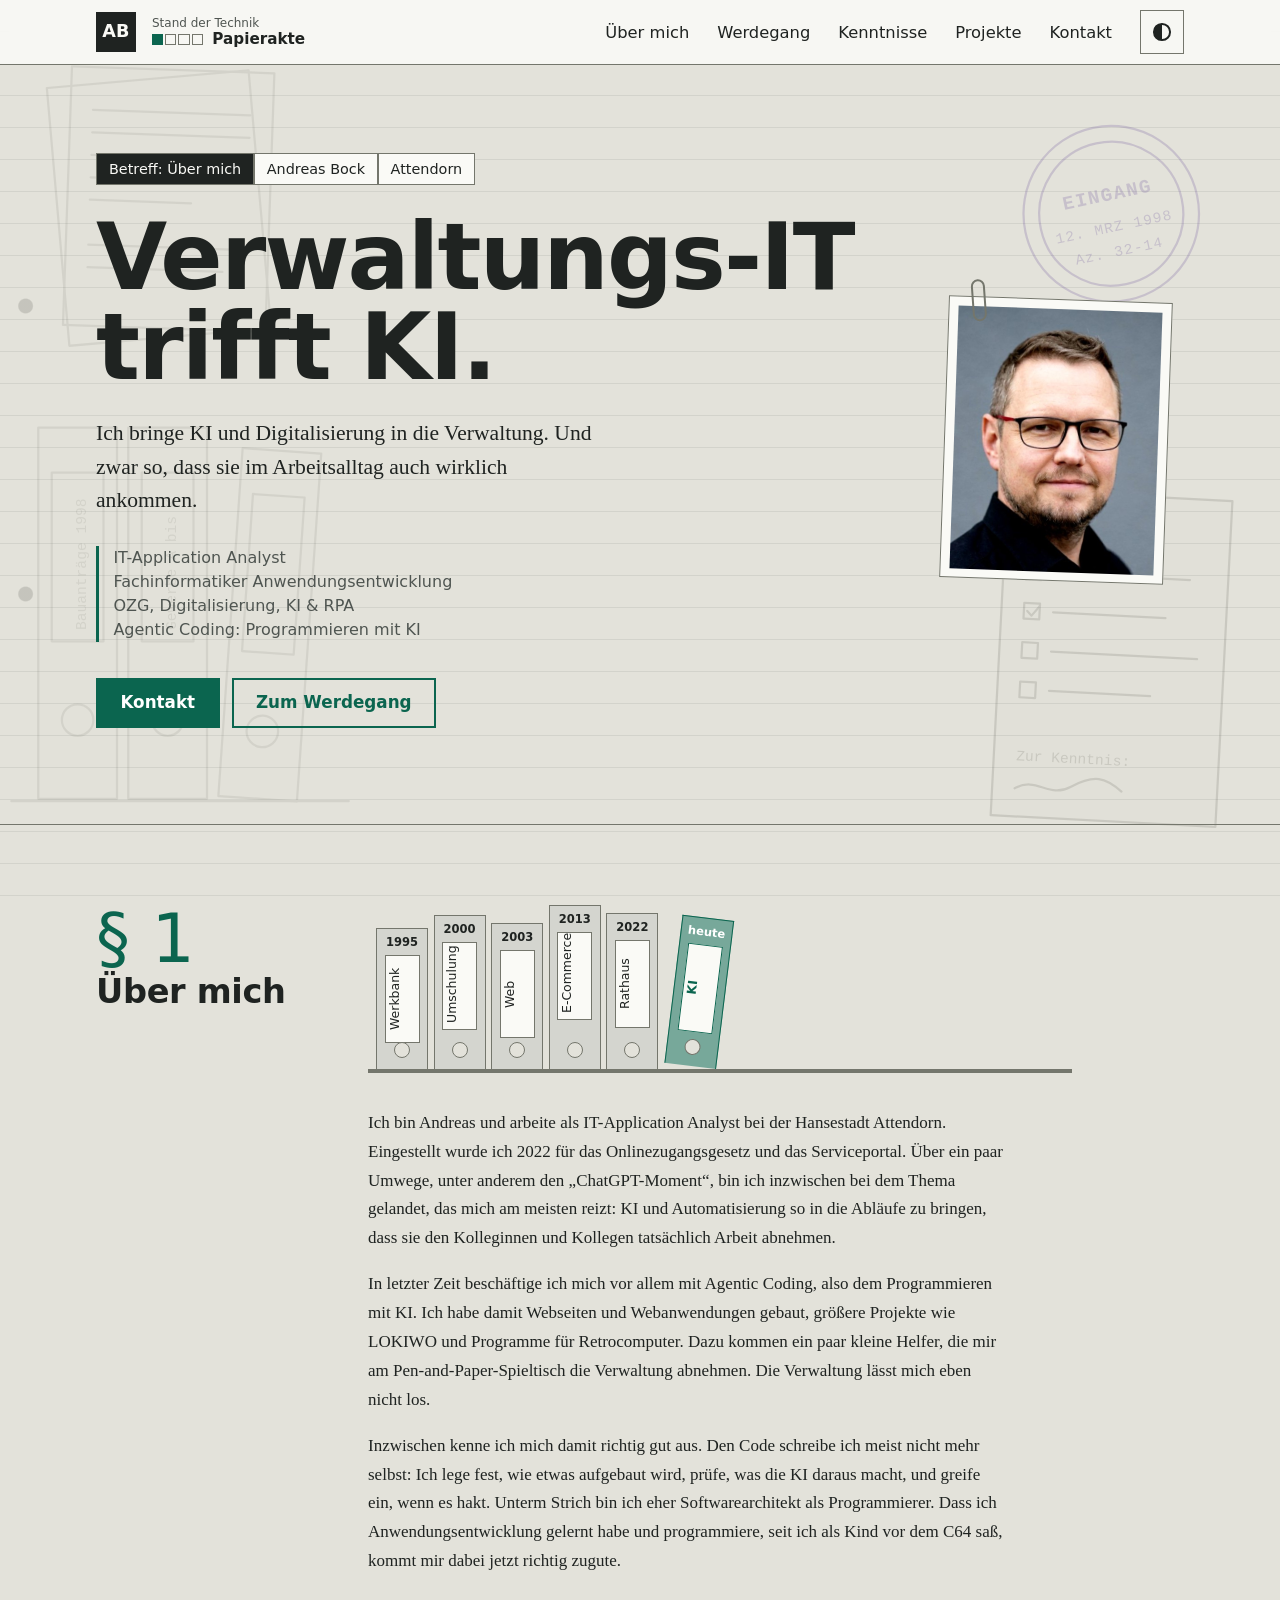
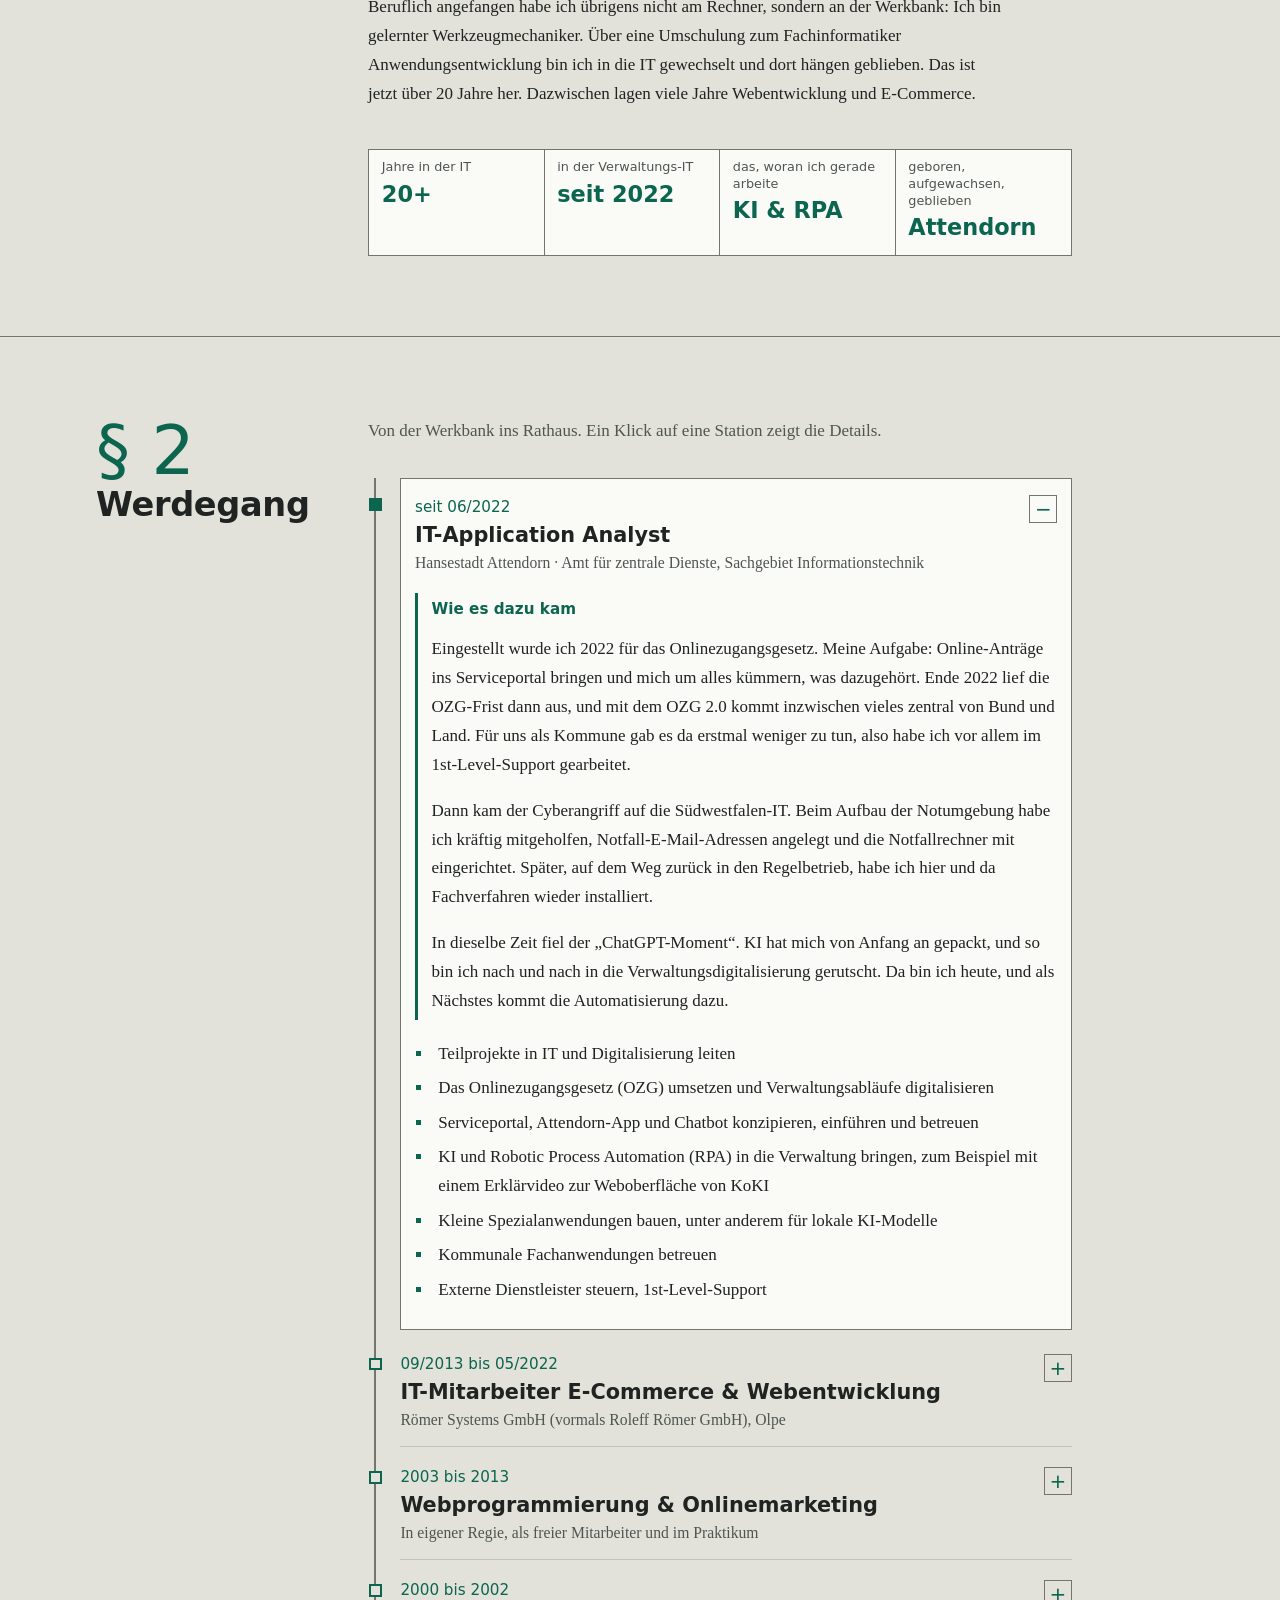
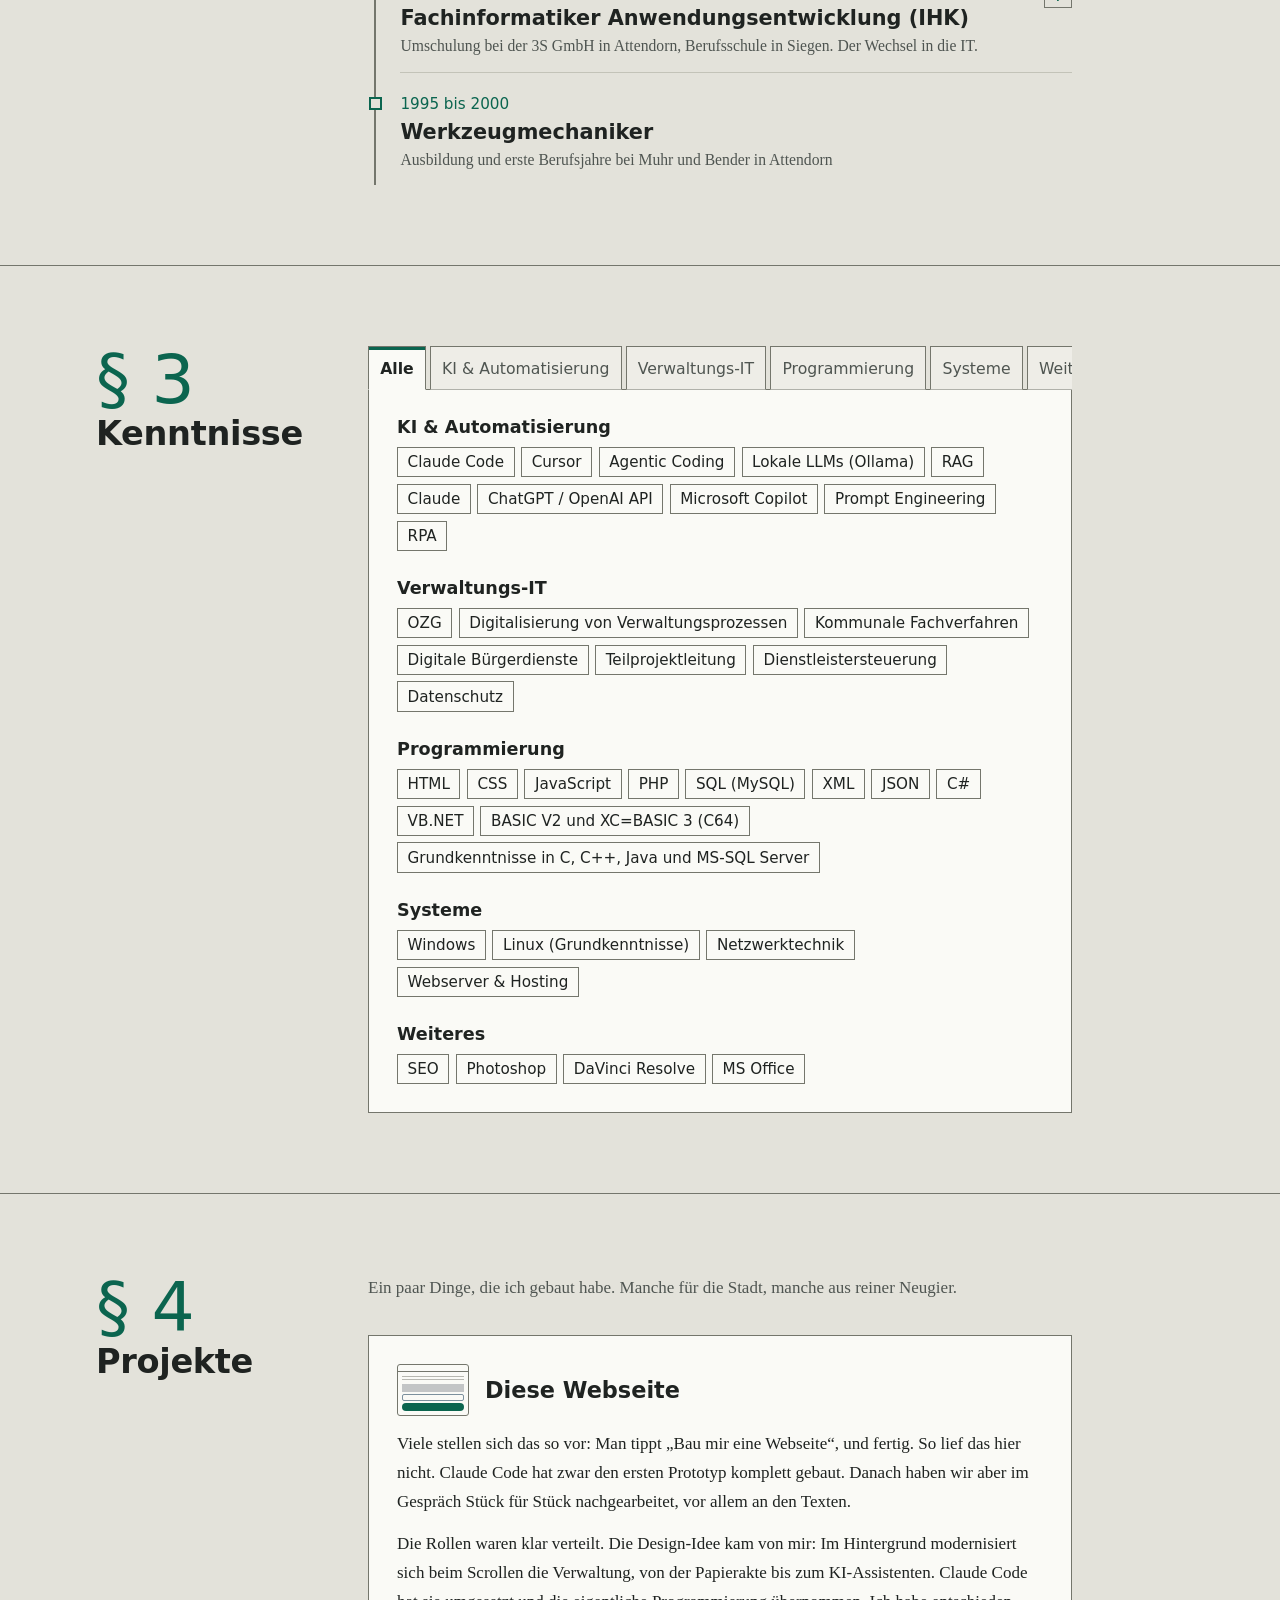
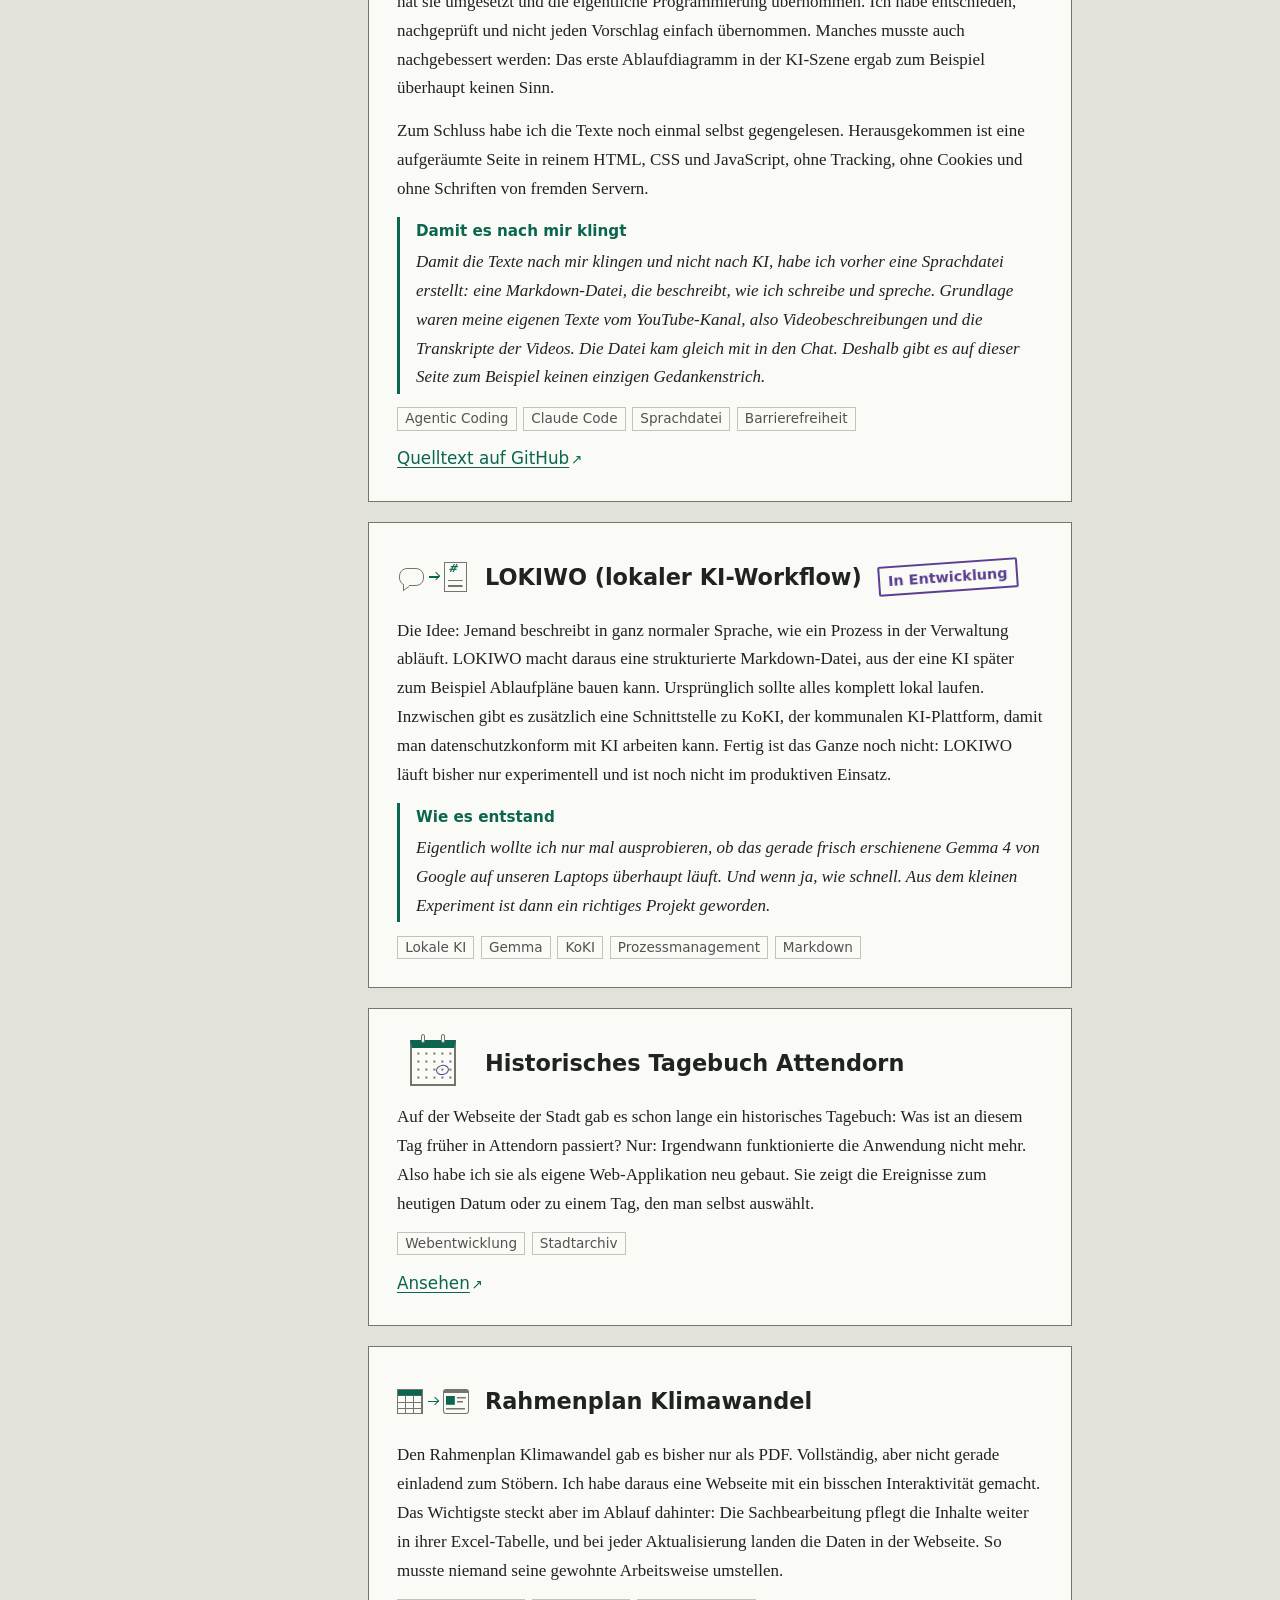
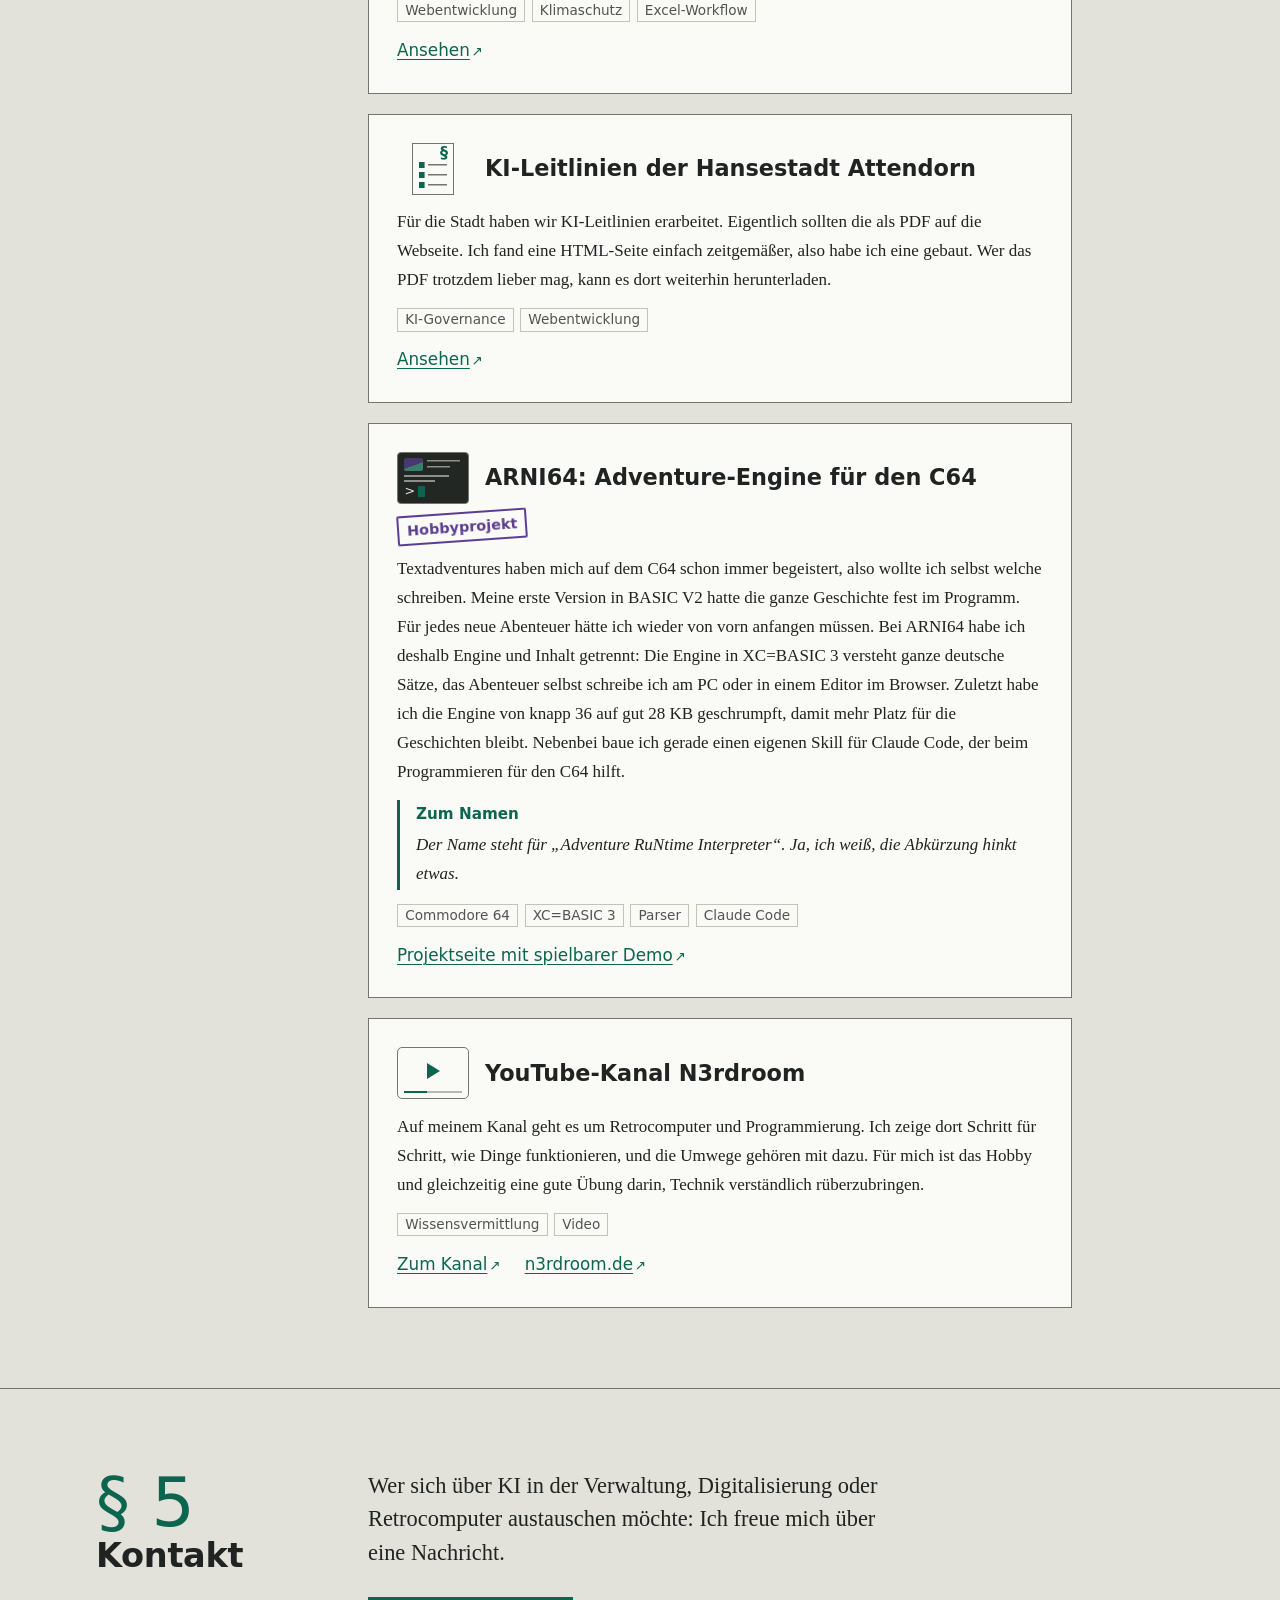
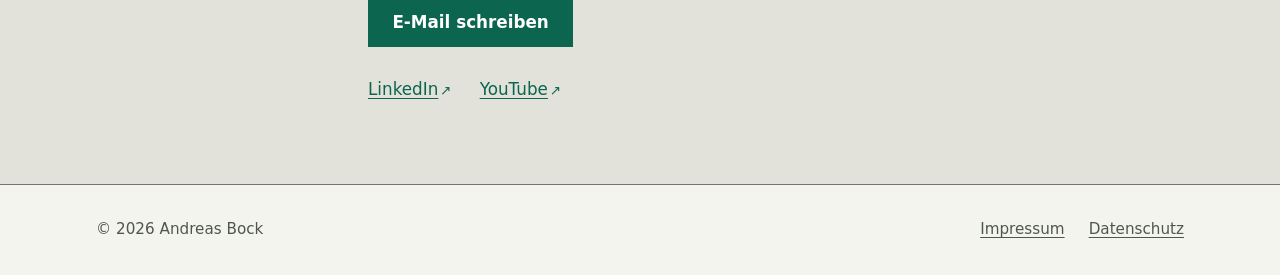
<file: index.html>
<!doctype html>
<html lang="de">
<head>
  <meta charset="utf-8">
  <meta name="viewport" content="width=device-width, initial-scale=1">
  <title>Andreas Bock | Verwaltungs-IT &amp; KI</title>
  <meta name="description" content="Andreas Bock, IT-Application Analyst aus Attendorn. Ich bringe Digitalisierung, KI und RPA in die Verwaltung und programmiere mit KI. Hier gibt es meinen Werdegang, meine Kenntnisse und meine Projekte.">
  <meta name="author" content="Andreas Bock">
  <meta name="color-scheme" content="light dark">
  <meta name="theme-color" content="#e3e2da" media="(prefers-color-scheme: light)">
  <meta name="theme-color" content="#1a1b19" media="(prefers-color-scheme: dark)">
  <link rel="canonical" href="https://andreas-bock.github.io/">

  <!-- Vorschau beim Teilen (LinkedIn, Messenger, Mastodon & Co.) -->
  <meta property="og:type" content="profile">
  <meta property="og:url" content="https://andreas-bock.github.io/">
  <meta property="og:site_name" content="Andreas Bock">
  <meta property="og:locale" content="de_DE">
  <meta property="og:title" content="Andreas Bock | Verwaltungs-IT trifft KI">
  <meta property="og:description" content="IT-Application Analyst aus Attendorn. Digitalisierung, KI und Agentic Coding: Werdegang, Kenntnisse und Projekte. Beim Scrollen modernisiert sich die Verwaltung, von der Papierakte bis zum KI-Assistenten.">
  <meta property="og:image" content="https://andreas-bock.github.io/assets/img/vorschau.jpg">
  <meta property="og:image:width" content="1200">
  <meta property="og:image:height" content="627">
  <meta property="og:image:alt" content="Startseite: Überschrift „Verwaltungs-IT trifft KI.“ und ein Porträt von Andreas Bock">
  <meta property="profile:first_name" content="Andreas">
  <meta property="profile:last_name" content="Bock">
  <meta name="twitter:card" content="summary_large_image">

  <!-- Für Suchmaschinen: wer hier schreibt und wo er sonst zu finden ist -->
  <script type="application/ld+json">
  {
    "@context": "https://schema.org",
    "@type": "Person",
    "name": "Andreas Bock",
    "url": "https://andreas-bock.github.io/",
    "image": "https://andreas-bock.github.io/assets/img/andreas-bock.jpg",
    "jobTitle": "IT-Application Analyst",
    "worksFor": { "@type": "GovernmentOrganization", "name": "Hansestadt Attendorn" },
    "address": { "@type": "PostalAddress", "addressLocality": "Attendorn", "addressCountry": "DE" },
    "knowsAbout": ["Verwaltungsdigitalisierung", "Künstliche Intelligenz", "Agentic Coding", "RPA", "Webentwicklung"],
    "sameAs": [
      "https://www.linkedin.com/in/andreas-bock-digitalisierung/",
      "https://www.youtube.com/c/N3rdroom",
      "https://n3rdroom.de",
      "https://github.com/andreas-bock"
    ]
  }
  </script>
  <link rel="icon" href="assets/favicon.svg" type="image/svg+xml">
  <link rel="stylesheet" href="assets/css/style.css">
  <script>
    // Früh auswerten, damit nichts im falschen Design aufblitzt: ?design=hell|dunkel
    // kommt vom Umschalter auf der Startseite und wird über interne Links weitergereicht.
    (function () {
      var root = document.documentElement;
      root.classList.add("js");
      var m = /[?&]design=(hell|dunkel)(?:&|$)/.exec(location.search);
      if (m) root.dataset.theme = m[1] === "dunkel" ? "dark" : "light";
    })();
  </script>
</head>
<body>
  <a class="skip-link" href="#main">Zum Inhalt springen</a>

  <!-- Hintergrund: Die Verwaltung modernisiert sich beim Scrollen.
       Papierakte → PDF → Webseite → KI. Rein dekorativ, Steuerung in main.js. -->
  <div class="eras" aria-hidden="true">
    <div class="era era--akte is-active" data-era="0">
      <svg class="era__side era__side--left" viewBox="0 0 320 800" preserveAspectRatio="xMinYMid meet">
        <g transform="rotate(-5 140 170)"><rect x="50" y="70" width="180" height="230"/></g>
        <g transform="rotate(2 150 175)">
          <rect x="60" y="62" width="180" height="230" class="fill"/>
          <path d="M80 100h140M80 120h140M80 140h110M80 160h140M80 180h90M80 220h140M80 240h120"/>
        </g>
        <g class="ordnerreihe">
          <rect x="34" y="380" width="70" height="330" class="fill"/>
          <rect x="46" y="420" width="46" height="150"/>
          <circle cx="69" cy="640" r="14"/>
          <text x="0" y="0" transform="translate(76 560) rotate(-90)">Bauanträge 1998</text>
          <rect x="114" y="380" width="70" height="330" class="fill"/>
          <rect x="126" y="420" width="46" height="150"/>
          <circle cx="149" cy="640" r="14"/>
          <text x="0" y="0" transform="translate(156 560) rotate(-90)">Gewerbe A bis K</text>
          <rect x="194" y="400" width="70" height="310" class="fill" transform="rotate(4 229 710)"/>
          <rect x="206" y="440" width="46" height="140" transform="rotate(4 229 710)"/>
          <circle cx="229" cy="650" r="14" transform="rotate(4 229 710)"/>
          <path d="M10 712h300"/>
        </g>
      </svg>
      <svg class="era__side era__side--right" viewBox="0 0 320 800" preserveAspectRatio="xMaxYMid meet">
        <g class="stempel" transform="rotate(-12 170 190)">
          <circle cx="170" cy="190" r="78"/>
          <circle cx="170" cy="190" r="64"/>
          <text x="170" y="178" text-anchor="middle" class="gross">EINGANG</text>
          <text x="170" y="206" text-anchor="middle">12. MRZ 1998</text>
          <text x="170" y="228" text-anchor="middle">Az. 32-14</text>
        </g>
        <path d="M118 360v-34a16 16 0 0 1 32 0v74a26 26 0 0 1-52 0v-62" class="klammer"/>
        <g transform="rotate(3 170 590)">
          <rect x="70" y="440" width="200" height="290" class="fill"/>
          <text x="90" y="478" class="gross">Laufzettel</text>
          <rect x="90" y="505" width="14" height="14"/><path d="M93 512l4 4 7-9"/><path d="M116 512h120"/>
          <rect x="90" y="540" width="14" height="14"/><path d="M93 547l4 4 7-9"/><path d="M116 547h100"/>
          <rect x="90" y="575" width="14" height="14"/><path d="M116 582h130"/>
          <rect x="90" y="610" width="14" height="14"/><path d="M116 617h90"/>
          <text x="90" y="680">Zur Kenntnis:</text>
          <path d="M90 705c20-12 30 8 50-4s30-10 45 2"/>
        </g>
      </svg>
    </div>

    <div class="era era--pdf" data-era="1">
      <svg class="era__side era__side--left" viewBox="0 0 320 800" preserveAspectRatio="xMinYMid meet">
        <g>
          <path d="M60 90h120l40 40v190H60z" class="fill"/><path d="M180 90v40h40"/>
          <rect x="84" y="150" width="56" height="28" class="voll"/><text x="112" y="170" text-anchor="middle" class="invers">PDF</text>
          <path d="M84 200h112M84 220h112M84 240h80M84 260h112M84 280h60"/>
          <text x="60" y="350">Antrag_final_v3.pdf</text>
        </g>
        <g transform="translate(20 0)">
          <path d="M60 430h120l40 40v190H60z" class="fill"/><path d="M180 430v40h40"/>
          <rect x="84" y="490" width="56" height="28" class="voll"/><text x="112" y="510" text-anchor="middle" class="invers">PDF</text>
          <path d="M84 540h112M84 560h112M84 580h80M84 600h112"/>
          <text x="60" y="690">Formular_NEU(2).pdf</text>
        </g>
      </svg>
      <svg class="era__side era__side--right" viewBox="0 0 320 800" preserveAspectRatio="xMaxYMid meet">
        <g>
          <rect x="70" y="130" width="200" height="56" rx="4" class="fill"/>
          <path d="M100 146v18m-8-8 8 8 8-8M90 172h20"/>
          <text x="128" y="164">Herunterladen</text>
          <path d="M226 168l0 30 8-7 6 12 6-3-6-12 10-1z" class="voll"/>
        </g>
        <g>
          <rect x="80" y="300" width="180" height="120" rx="6" class="fill"/>
          <rect x="105" y="270" width="130" height="40" class="fill"/>
          <rect x="105" y="400" width="130" height="80" class="fill"/>
          <path d="M120 425h100M120 445h100M120 465h70"/>
          <circle cx="235" cy="330" r="5" class="voll"/>
          <text x="80" y="520">Ausdrucken, ausfüllen,</text>
          <text x="80" y="542">unterschreiben, einscannen.</text>
        </g>
        <g>
          <rect x="90" y="600" width="160" height="110" rx="4" class="fill"/>
          <path d="M90 625h160"/>
          <text x="104" y="618">Posteingang (37)</text>
          <path d="M104 648h120M104 668h96M104 688h110"/>
        </g>
      </svg>
    </div>

    <div class="era era--web" data-era="2">
      <svg class="era__side era__side--left" viewBox="0 0 320 800" preserveAspectRatio="xMinYMid meet">
        <g>
          <rect x="30" y="110" width="270" height="340" rx="8" class="fill"/>
          <path d="M30 146h270"/>
          <circle cx="52" cy="128" r="6"/><circle cx="72" cy="128" r="6"/><circle cx="92" cy="128" r="6"/>
          <rect x="112" y="118" width="170" height="20" rx="10"/>
          <text x="124" y="133">serviceportal</text>
          <text x="54" y="186" class="gross">Antrag online stellen</text>
          <text x="54" y="220">Name</text><rect x="54" y="228" width="222" height="30" rx="3"/>
          <text x="54" y="282">E-Mail</text><rect x="54" y="290" width="222" height="30" rx="3"/>
          <rect x="54" y="338" width="16" height="16" rx="3"/><path d="M57 346l4 4 7-9"/>
          <text x="80" y="351">Daten sind korrekt</text>
          <rect x="54" y="378" width="110" height="36" rx="4" class="voll"/>
          <text x="109" y="401" text-anchor="middle" class="invers">Absenden</text>
        </g>
        <g>
          <rect x="60" y="520" width="210" height="120" rx="6" class="fill"/>
          <circle cx="94" cy="560" r="18"/><path d="M86 560l6 6 11-13"/>
          <text x="126" y="556" class="gross">Eingegangen</text>
          <text x="126" y="578">Vorgang 2024-0815</text>
          <path d="M84 608h160"/>
        </g>
      </svg>
      <svg class="era__side era__side--right" viewBox="0 0 320 800" preserveAspectRatio="xMaxYMid meet">
        <g>
          <rect x="110" y="200" width="150" height="300" rx="22" class="fill"/>
          <path d="M165 218h40"/>
          <rect x="128" y="240" width="114" height="60" rx="6"/>
          <rect x="128" y="312" width="114" height="60" rx="6"/>
          <rect x="128" y="384" width="114" height="60" rx="6"/>
          <path d="M140 262h70M140 280h50M140 334h80M140 352h40M140 406h60M140 424h70"/>
          <circle cx="185" cy="474" r="10"/>
        </g>
        <path d="M60 140h40v40h-40zM70 150h20v20h-20z"/>
        <path d="M60 560h200M60 580h160M60 600h180" class="duenn"/>
      </svg>
    </div>

    <div class="era era--ki" data-era="3">
      <!-- Links: Chat mit dem Assistenten. Rechts: woher die Antwort kommt,
           vorhandene Daten der Verwaltung fließen in die KI, die Antwort nennt die Quelle. -->
      <svg class="era__side era__side--left" viewBox="0 0 320 800" preserveAspectRatio="xMinYMid meet">
        <g>
          <rect x="30" y="140" width="270" height="420" rx="14" class="fill"/>
          <path d="M30 186h270"/>
          <text x="52" y="170" class="gross">Assistent</text>
          <rect x="54" y="206" width="230" height="64" rx="14" class="voll"/>
          <text x="70" y="232" class="invers">Was brauche ich für</text>
          <text x="70" y="252" class="invers">einen Anwohnerparkausweis?</text>
          <rect x="46" y="290" width="210" height="112" rx="14"/>
          <path d="M62 316h176M62 336h150M62 356h166"/>
          <rect x="62" y="370" width="132" height="20" rx="10"/>
          <text x="128" y="384" text-anchor="middle" class="klein">Quelle: Satzung § 3</text>
          <rect x="46" y="422" width="78" height="38" rx="14"/>
          <circle class="punkt" cx="68" cy="441" r="5"/>
          <circle class="punkt" cx="85" cy="441" r="5"/>
          <circle class="punkt" cx="102" cy="441" r="5"/>
          <rect x="46" y="500" width="238" height="40" rx="20"/>
          <text x="64" y="525">Frage stellen …</text>
        </g>
      </svg>
      <svg class="era__side era__side--right" viewBox="0 0 320 800" preserveAspectRatio="xMaxYMid meet">
        <g>
          <!-- Datenquellen -->
          <path d="M50 120v-8h44v56h-8"/>
          <path d="M42 120h32l12 12v44H42z" class="fill"/><path d="M74 120v12h12M50 144h28M50 154h28M50 164h18"/>
          <text x="64" y="200" text-anchor="middle">Satzungen</text>
          <ellipse cx="160" cy="120" rx="30" ry="9" class="fill"/>
          <path d="M130 120v46a30 9 0 0 0 60 0v-46M130 143a30 9 0 0 0 60 0"/>
          <text x="160" y="200" text-anchor="middle">Fachdaten</text>
          <rect x="224" y="112" width="54" height="62" rx="4" class="fill"/>
          <path d="M224 126h54"/>
          <text x="251" y="160" text-anchor="middle" class="gross">?</text>
          <text x="251" y="200" text-anchor="middle">FAQ</text>
          <!-- zusammenführen -->
          <path d="M64 212v40M160 212v40M251 212v40M64 252h187"/>
          <path d="M160 252v46m-7-8 7 8 7-8"/>
          <!-- KI -->
          <circle cx="160" cy="362" r="58" class="duenn"/>
          <circle cx="160" cy="362" r="44" class="fill"/>
          <text x="160" y="368" text-anchor="middle" class="gross">KI</text>
          <path d="M160 422v42m-7-8 7 8 7-8"/>
          <!-- Antwort mit Quellenangabe -->
          <path d="M74 472h172a14 14 0 0 1 14 14v82a14 14 0 0 1-14 14H104l-20 16 4-16h-14a14 14 0 0 1-14-14v-82a14 14 0 0 1 14-14z" class="fill"/>
          <text x="78" y="500" class="gross">Antwort</text>
          <path d="M78 520h162M78 538h124"/>
          <rect x="78" y="552" width="132" height="20" rx="10" class="voll"/>
          <text x="144" y="566" text-anchor="middle" class="klein invers">Quelle: Satzung § 3</text>
        </g>
      </svg>
    </div>
  </div>

  <header class="site-header">
    <nav class="nav container" aria-label="Hauptnavigation">
      <a class="nav__brand" href="#top" aria-label="Andreas Bock, zum Seitenanfang">AB</a>
      <p class="epoche" aria-hidden="true">
        <span class="epoche__label">Stand der Technik</span>
        <span class="epoche__name" data-epoche-name>Papierakte</span>
        <span class="epoche__balken"><i></i><i></i><i></i><i></i></span>
      </p>
      <button class="nav__toggle" type="button" aria-expanded="false" aria-controls="nav-menu">
        <span class="nav__toggle-bar" aria-hidden="true"></span>
        <span class="visually-hidden">Menü</span>
      </button>
      <ul class="nav__menu" id="nav-menu">
        <li><a href="#ueber-mich">Über mich</a></li>
        <li><a href="#werdegang">Werdegang</a></li>
        <li><a href="#kenntnisse">Kenntnisse</a></li>
        <li><a href="#projekte">Projekte</a></li>
        <li><a href="#kontakt">Kontakt</a></li>
        <!-- Umschalter hell/dunkel, braucht JavaScript und wird sonst ausgeblendet -->
        <li class="nav__theme">
          <button class="theme-toggle" type="button" aria-pressed="false">
            <span class="theme-toggle__icon" aria-hidden="true"></span>
            <span class="theme-toggle__text">Dunkles Design</span>
          </button>
        </li>
      </ul>
    </nav>
  </header>

  <main id="main">
    <section class="hero" id="top">
      <div class="container hero__inner">
        <div class="hero__text">
          <!-- Beschriftungsfeld wie auf einem Aktendeckel -->
          <p class="aktenschild">
            <span class="aktenschild__feld">Betreff: Über mich</span>
            <span class="aktenschild__feld">Andreas Bock</span>
            <span class="aktenschild__feld">Attendorn</span>
          </p>
          <h1 class="hero__title"><span class="nowrap">Verwaltungs-IT</span> trifft KI.</h1>
          <p class="hero__lead">
            Ich bringe KI und Digitalisierung in die Verwaltung. Und zwar so, dass sie im
            Arbeitsalltag auch wirklich ankommen.
          </p>
          <ul class="hero__roles">
            <li>IT-Application Analyst</li>
            <li>Fachinformatiker Anwendungsentwicklung</li>
            <li>OZG, Digitalisierung, KI&nbsp;&amp;&nbsp;RPA</li>
            <li>Agentic Coding: Programmieren mit KI</li>
          </ul>
          <div class="hero__actions">
            <a class="button button--primary" href="#kontakt">Kontakt</a>
            <a class="button button--ghost" href="#werdegang">Zum Werdegang</a>
          </div>
        </div>
        <!-- Passbild mit Büroklammer. Bild im Format 35:45. -->
        <figure class="passbild">
          <img src="assets/img/andreas-bock.jpg" alt="Porträt von Andreas Bock" width="467" height="600">
        </figure>
      </div>
    </section>

    <section class="section" id="ueber-mich" aria-labelledby="ueber-mich-titel">
      <div class="container section__grid">
        <header class="section__head">
          <p class="section__nr" aria-hidden="true">§ 1</p>
          <h2 class="section__title" id="ueber-mich-titel">Über mich</h2>
        </header>
        <div class="section__body about">
          <!-- Experiment: Werdegang als Ordnerregal, reines CSS -->
          <div class="registratur" aria-hidden="true">
            <span class="ordner"><b>1995</b><em>Werkbank</em></span>
            <span class="ordner"><b>2000</b><em>Umschulung</em></span>
            <span class="ordner"><b>2003</b><em>Web</em></span>
            <span class="ordner"><b>2013</b><em>E-Commerce</em></span>
            <span class="ordner"><b>2022</b><em>Rathaus</em></span>
            <span class="ordner ordner--aktuell"><b>heute</b><em>KI</em></span>
          </div>
          <p>
            Ich bin Andreas und arbeite als IT-Application Analyst bei der Hansestadt Attendorn.
            Eingestellt wurde ich 2022 für das Onlinezugangsgesetz und das Serviceportal. Über ein
            paar Umwege, unter anderem den „ChatGPT-Moment“, bin ich inzwischen bei dem Thema
            gelandet, das mich am meisten reizt: KI und Automatisierung so in die Abläufe zu
            bringen, dass sie den Kolleginnen und Kollegen tatsächlich Arbeit abnehmen.
          </p>
          <p>
            In letzter Zeit beschäftige ich mich vor allem mit Agentic Coding, also dem
            Programmieren mit KI. Ich habe damit Webseiten und Webanwendungen gebaut, größere
            Projekte wie LOKIWO und Programme für Retrocomputer. Dazu kommen ein paar kleine
            Helfer, die mir am Pen-and-Paper-Spieltisch die Verwaltung abnehmen. Die
            Verwaltung lässt mich eben nicht los.
          </p>
          <p>
            Inzwischen kenne ich mich damit richtig gut aus. Den Code schreibe ich meist nicht
            mehr selbst: Ich lege fest, wie etwas aufgebaut wird, prüfe, was die KI daraus macht,
            und greife ein, wenn es hakt. Unterm Strich bin ich eher Softwarearchitekt als
            Programmierer. Dass ich Anwendungsentwicklung gelernt habe und programmiere, seit ich
            als Kind vor dem C64 saß, kommt mir dabei jetzt richtig zugute.
          </p>
          <p>
            Beruflich angefangen habe ich übrigens nicht am Rechner, sondern an der Werkbank: Ich bin
            gelernter Werkzeugmechaniker. Über eine Umschulung zum Fachinformatiker
            Anwendungsentwicklung bin ich in die IT gewechselt und dort hängen geblieben. Das ist
            jetzt über 20&nbsp;Jahre her. Dazwischen lagen viele Jahre Webentwicklung und E-Commerce.
          </p>
          <ul class="facts" aria-label="Kurz zusammengefasst">
          <li class="fact"><span class="fact__value">20+</span><span class="fact__label">Jahre in der IT</span></li>
          <li class="fact"><span class="fact__value">seit 2022</span><span class="fact__label">in der Verwaltungs-IT</span></li>
          <li class="fact"><span class="fact__value">KI &amp; RPA</span><span class="fact__label">das, woran ich gerade arbeite</span></li>
          <li class="fact"><span class="fact__value">Attendorn</span><span class="fact__label">geboren, aufgewachsen, geblieben</span></li>
          </ul>
        </div>
      </div>
    </section>

    <section class="section" data-epoche="1" id="werdegang" aria-labelledby="werdegang-titel">
      <div class="container section__grid">
        <header class="section__head">
          <p class="section__nr" aria-hidden="true">§ 2</p>
          <h2 class="section__title" id="werdegang-titel">Werdegang</h2>
        </header>
        <div class="section__body">
          <p class="section__intro">Von der Werkbank ins Rathaus. Ein Klick auf eine Station zeigt die Details.</p>
          <ol class="timeline" id="timeline"></ol>
        </div>
      </div>
    </section>

    <section class="section" data-epoche="2" id="kenntnisse" aria-labelledby="kenntnisse-titel">
      <div class="container section__grid">
        <header class="section__head">
          <p class="section__nr" aria-hidden="true">§ 3</p>
          <h2 class="section__title" id="kenntnisse-titel">Kenntnisse</h2>
        </header>
        <div class="section__body">
          <div class="filter" role="group" aria-label="Kenntnisse filtern" id="skill-filter"></div>
          <div class="skills" id="skills" aria-live="polite"></div>
        </div>
      </div>
    </section>

    <section class="section" data-epoche="3" id="projekte" aria-labelledby="projekte-titel">
      <div class="container section__grid">
        <header class="section__head">
          <p class="section__nr" aria-hidden="true">§ 4</p>
          <h2 class="section__title" id="projekte-titel">Projekte</h2>
        </header>
        <div class="section__body">
          <p class="section__intro">
            Ein paar Dinge, die ich gebaut habe. Manche für die Stadt, manche aus reiner Neugier.
          </p>
          <div class="projects" id="projects"></div>
        </div>
      </div>
    </section>

    <section class="section" id="kontakt" aria-labelledby="kontakt-titel">
      <div class="container section__grid">
        <header class="section__head">
          <p class="section__nr" aria-hidden="true">§ 5</p>
          <h2 class="section__title" id="kontakt-titel">Kontakt</h2>
        </header>
        <div class="section__body contact">
          <p class="contact__lead">
            Wer sich über KI in der Verwaltung, Digitalisierung oder Retrocomputer austauschen
            möchte: Ich freue mich über eine Nachricht.
          </p>
          <p>
            <a class="button button--primary js-email" href="#kontakt">E-Mail schreiben</a>
          </p>
          <noscript><p>E-Mail: andreas.bock02 [at] gmail.com</p></noscript>
          <ul class="contact__links" id="profile-links"></ul>
        </div>
      </div>
    </section>
  </main>

  <footer class="site-footer">
    <div class="container site-footer__inner">
      <p>© <span class="js-year">2026</span> Andreas Bock</p>
      <ul class="site-footer__links">
        <li><a href="impressum.html">Impressum</a></li>
        <li><a href="datenschutz.html">Datenschutz</a></li>
      </ul>
    </div>
  </footer>

  <script src="content/profil.js"></script>
  <script src="assets/js/main.js"></script>
</body>
</html>
</file>
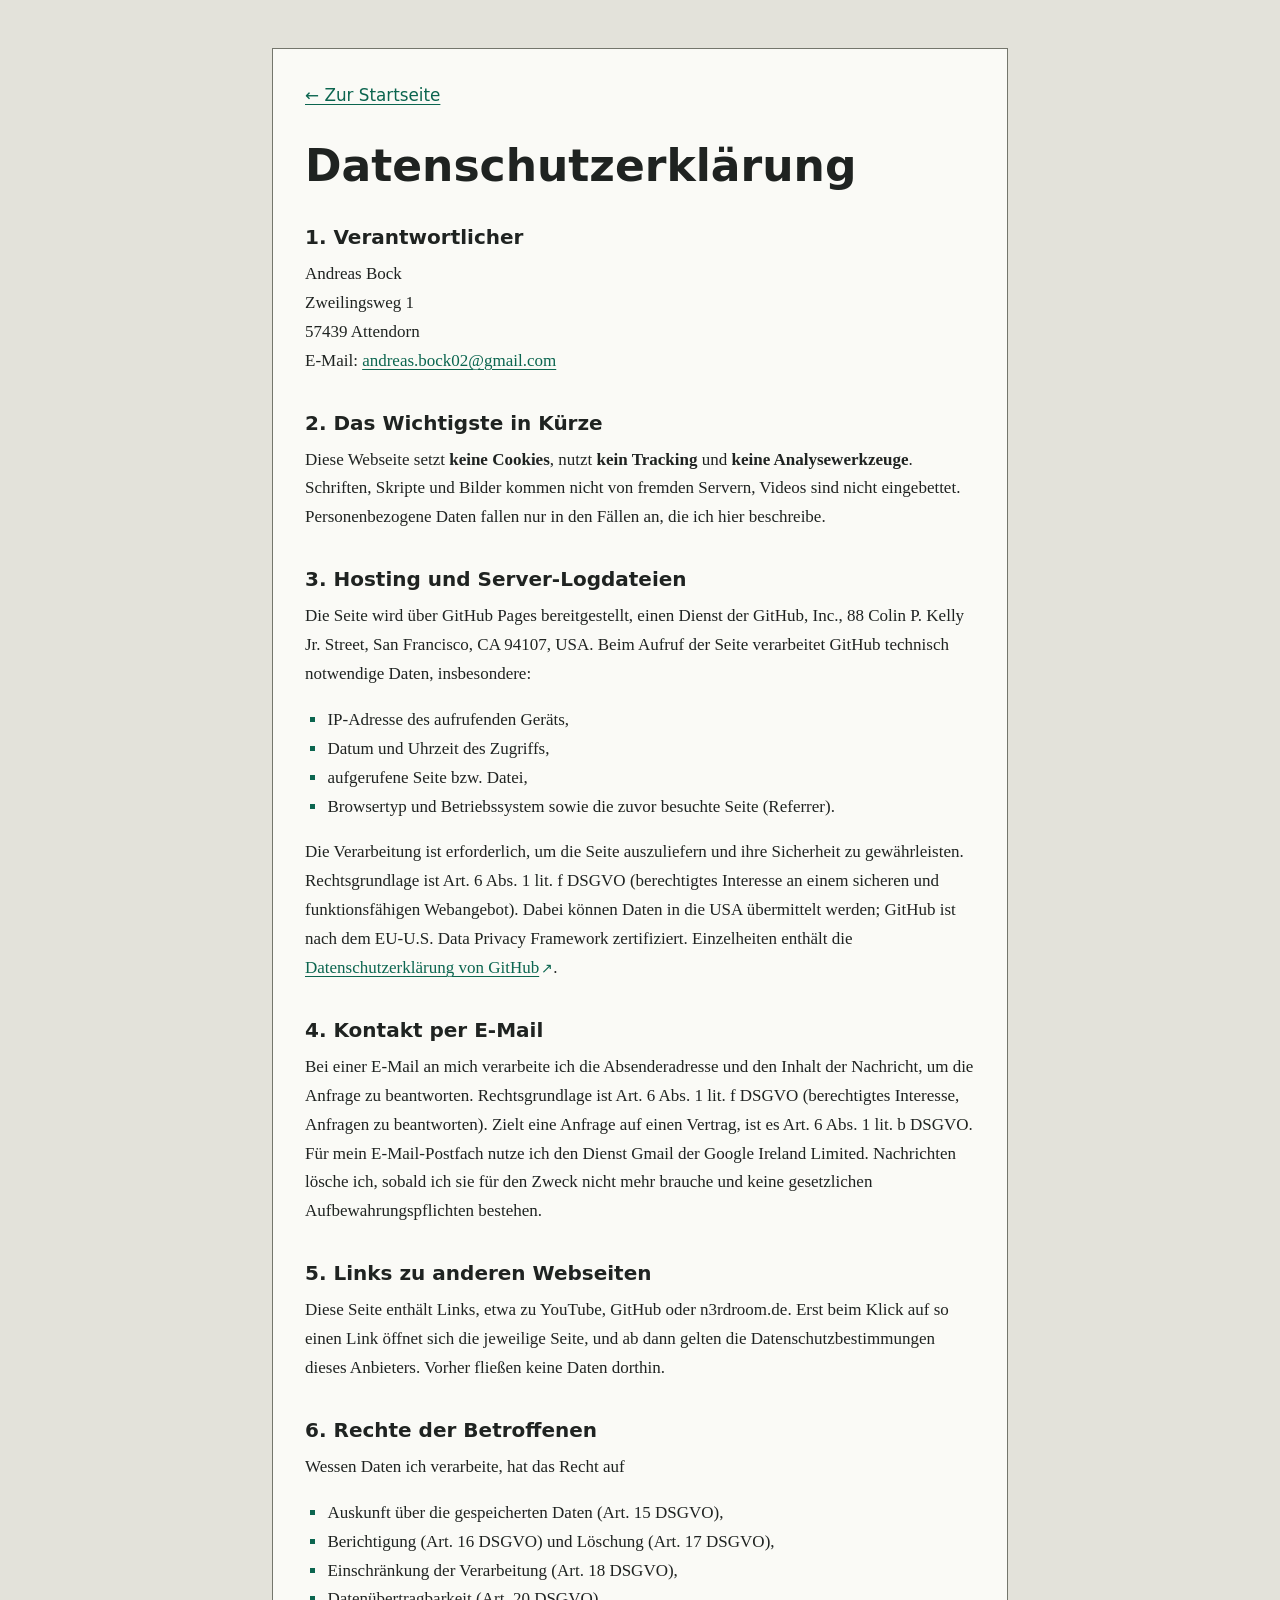
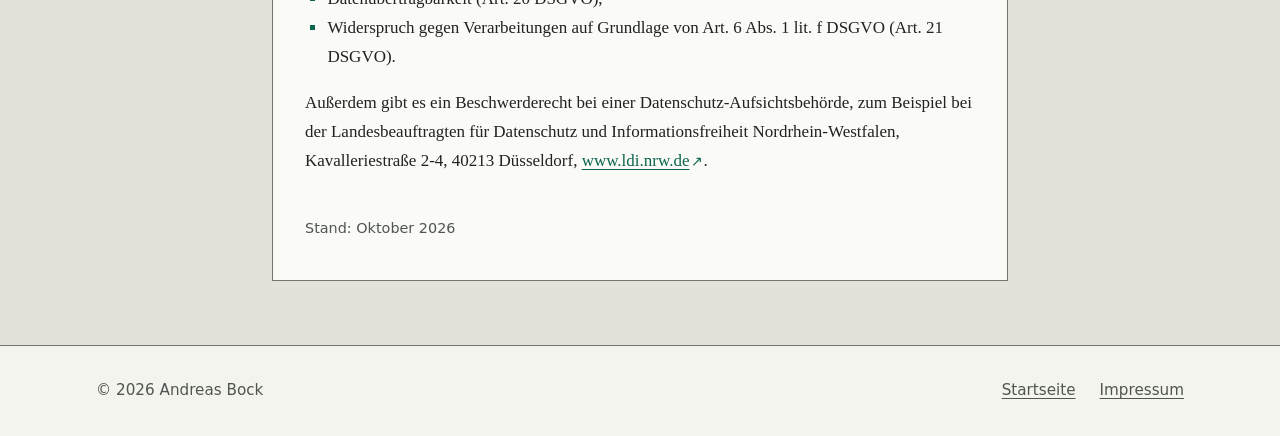
<file: datenschutz.html>
<!doctype html>
<html lang="de">
<head>
  <meta charset="utf-8">
  <meta name="viewport" content="width=device-width, initial-scale=1">
  <title>Datenschutz | Andreas Bock</title>
  <meta name="robots" content="noindex">
  <meta name="color-scheme" content="light dark">
  <link rel="icon" href="assets/favicon.svg" type="image/svg+xml">
  <link rel="stylesheet" href="assets/css/style.css">
  <script>
    // Früh auswerten, damit nichts im falschen Design aufblitzt: ?design=hell|dunkel
    // kommt vom Umschalter auf der Startseite und wird über interne Links weitergereicht.
    (function () {
      var root = document.documentElement;
      root.classList.add("js");
      var m = /[?&]design=(hell|dunkel)(?:&|$)/.exec(location.search);
      if (m) root.dataset.theme = m[1] === "dunkel" ? "dark" : "light";
    })();
  </script>
</head>
<body>
  <main class="legal">
    <div class="container">
      <a class="legal__back" href="index.html">← Zur Startseite</a>
      <h1>Datenschutzerklärung</h1>

      <h2>1. Verantwortlicher</h2>
      <address>
        Andreas Bock<br>
        Zweilingsweg 1<br>
        57439 Attendorn<br>
        E-Mail: <a class="js-email" data-show-address href="#">wird geladen …</a>
        <noscript>andreas.bock02 [at] gmail.com</noscript>
      </address>

      <h2>2. Das Wichtigste in Kürze</h2>
      <p>
        Diese Webseite setzt <strong>keine Cookies</strong>, nutzt <strong>kein Tracking</strong>
        und <strong>keine Analysewerkzeuge</strong>. Schriften, Skripte und Bilder kommen nicht
        von fremden Servern, Videos sind nicht eingebettet. Personenbezogene Daten fallen nur in
        den Fällen an, die ich hier beschreibe.
      </p>

      <h2>3. Hosting und Server-Logdateien</h2>
      <p>
        Die Seite wird über GitHub Pages bereitgestellt, einen Dienst der GitHub, Inc.,
        88 Colin P. Kelly Jr. Street, San Francisco, CA 94107, USA. Beim Aufruf der Seite
        verarbeitet GitHub technisch notwendige Daten, insbesondere:
      </p>
      <ul>
        <li>IP-Adresse des aufrufenden Geräts,</li>
        <li>Datum und Uhrzeit des Zugriffs,</li>
        <li>aufgerufene Seite bzw. Datei,</li>
        <li>Browsertyp und Betriebssystem sowie die zuvor besuchte Seite (Referrer).</li>
      </ul>
      <p>
        Die Verarbeitung ist erforderlich, um die Seite auszuliefern und ihre Sicherheit zu
        gewährleisten. Rechtsgrundlage ist Art. 6 Abs. 1 lit. f DSGVO (berechtigtes Interesse
        an einem sicheren und funktionsfähigen Webangebot). Dabei können Daten in die USA
        übermittelt werden; GitHub ist nach dem EU-U.S. Data Privacy Framework zertifiziert.
        Einzelheiten enthält die
        <a href="https://docs.github.com/de/site-policy/privacy-policies/github-general-privacy-statement" class="external" target="_blank" rel="noopener noreferrer">Datenschutzerklärung von GitHub<span class="visually-hidden"> (öffnet in neuem Tab)</span></a>.
      </p>

      <h2>4. Kontakt per E-Mail</h2>
      <p>
        Bei einer E-Mail an mich verarbeite ich die Absenderadresse und den Inhalt der
        Nachricht, um die Anfrage zu beantworten. Rechtsgrundlage ist Art. 6 Abs. 1 lit. f
        DSGVO (berechtigtes Interesse, Anfragen zu beantworten). Zielt eine Anfrage auf einen
        Vertrag, ist es Art. 6 Abs. 1 lit. b DSGVO. Für mein E-Mail-Postfach nutze ich den Dienst Gmail der
        Google Ireland Limited. Nachrichten lösche ich, sobald ich sie für den Zweck nicht mehr
        brauche und keine gesetzlichen Aufbewahrungspflichten bestehen.
      </p>

      <h2>5. Links zu anderen Webseiten</h2>
      <p>
        Diese Seite enthält Links, etwa zu YouTube, GitHub oder n3rdroom.de. Erst beim Klick auf
        so einen Link öffnet sich die jeweilige Seite, und ab dann gelten die
        Datenschutzbestimmungen dieses Anbieters. Vorher fließen keine Daten dorthin.
      </p>

      <h2>6. Rechte der Betroffenen</h2>
      <p>Wessen Daten ich verarbeite, hat das Recht auf</p>
      <ul>
        <li>Auskunft über die gespeicherten Daten (Art. 15 DSGVO),</li>
        <li>Berichtigung (Art. 16 DSGVO) und Löschung (Art. 17 DSGVO),</li>
        <li>Einschränkung der Verarbeitung (Art. 18 DSGVO),</li>
        <li>Datenübertragbarkeit (Art. 20 DSGVO),</li>
        <li>Widerspruch gegen Verarbeitungen auf Grundlage von Art. 6 Abs. 1 lit. f DSGVO (Art. 21 DSGVO).</li>
      </ul>
      <p>
        Außerdem gibt es ein Beschwerderecht bei einer Datenschutz-Aufsichtsbehörde, zum Beispiel
        bei der Landesbeauftragten für Datenschutz und Informationsfreiheit Nordrhein-Westfalen,
        Kavalleriestraße 2-4, 40213 Düsseldorf,
        <a href="https://www.ldi.nrw.de" class="external" target="_blank" rel="noopener noreferrer">www.ldi.nrw.de<span class="visually-hidden"> (öffnet in neuem Tab)</span></a>.
      </p>

      <p class="legal__stand">Stand: Oktober 2026</p>
    </div>
  </main>

  <footer class="site-footer">
    <div class="container site-footer__inner">
      <p>© <span class="js-year">2026</span> Andreas Bock</p>
      <ul class="site-footer__links">
        <li><a href="index.html">Startseite</a></li>
        <li><a href="impressum.html">Impressum</a></li>
      </ul>
    </div>
  </footer>

  <script src="content/profil.js"></script>
  <script src="assets/js/main.js"></script>
</body>
</html>
</file>
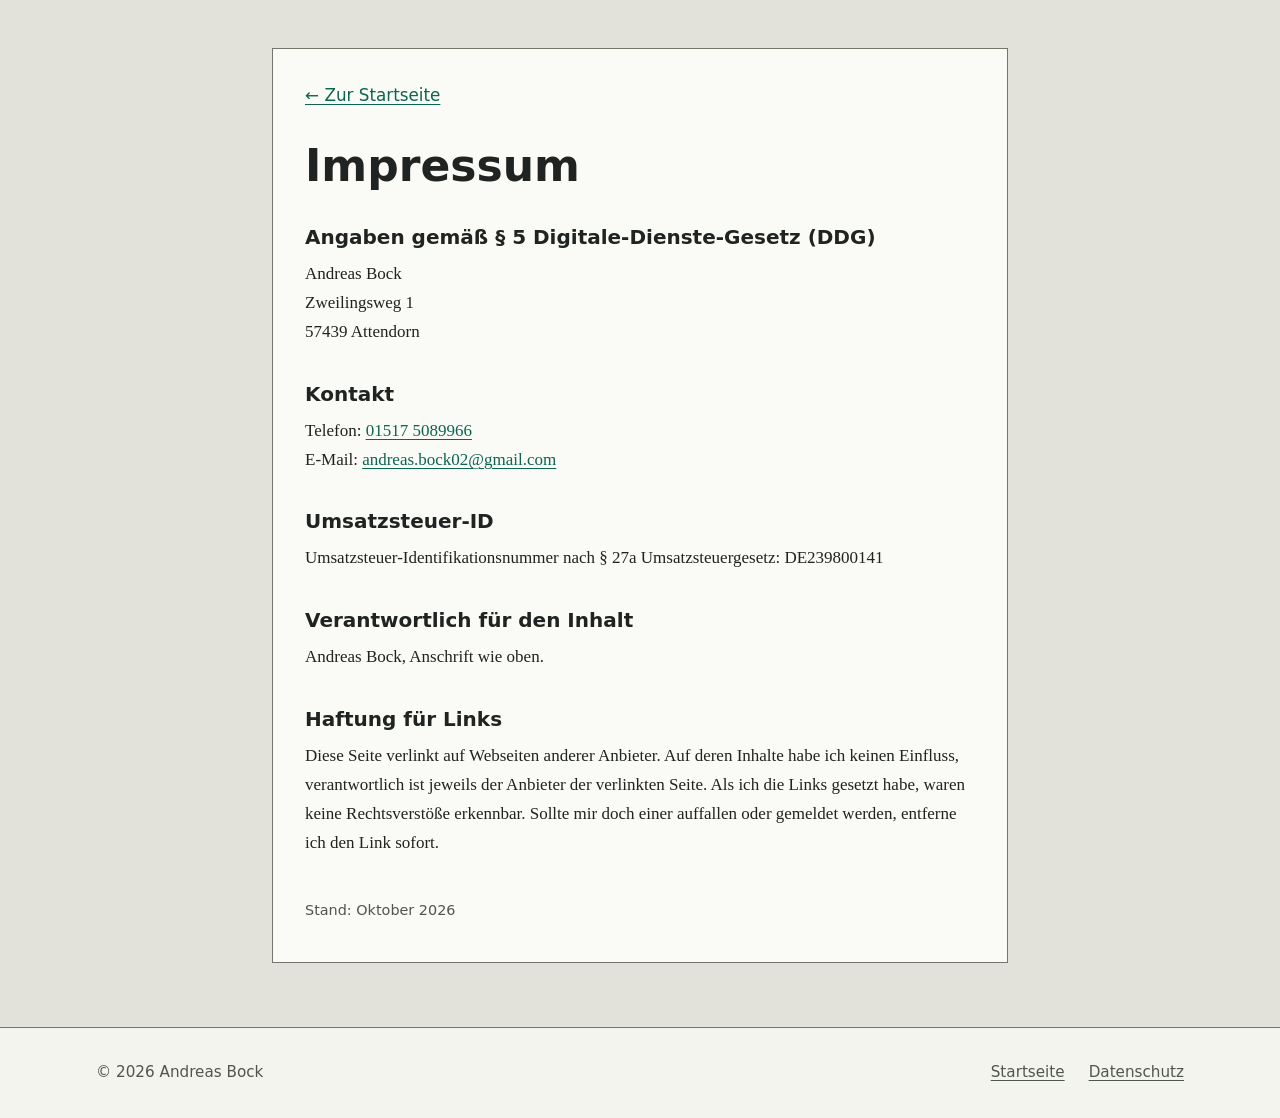
<file: impressum.html>
<!doctype html>
<html lang="de">
<head>
  <meta charset="utf-8">
  <meta name="viewport" content="width=device-width, initial-scale=1">
  <title>Impressum | Andreas Bock</title>
  <meta name="robots" content="noindex">
  <meta name="color-scheme" content="light dark">
  <link rel="icon" href="assets/favicon.svg" type="image/svg+xml">
  <link rel="stylesheet" href="assets/css/style.css">
  <script>
    // Früh auswerten, damit nichts im falschen Design aufblitzt: ?design=hell|dunkel
    // kommt vom Umschalter auf der Startseite und wird über interne Links weitergereicht.
    (function () {
      var root = document.documentElement;
      root.classList.add("js");
      var m = /[?&]design=(hell|dunkel)(?:&|$)/.exec(location.search);
      if (m) root.dataset.theme = m[1] === "dunkel" ? "dark" : "light";
    })();
  </script>
</head>
<body>
  <main class="legal">
    <div class="container">
      <a class="legal__back" href="index.html">← Zur Startseite</a>
      <h1>Impressum</h1>

      <h2>Angaben gemäß § 5 Digitale-Dienste-Gesetz (DDG)</h2>
      <address>
        Andreas Bock<br>
        Zweilingsweg 1<br>
        57439 Attendorn
      </address>

      <h2>Kontakt</h2>
      <p>
        Telefon: <a href="tel:+4915175089966">01517 5089966</a><br>
        E-Mail: <a class="js-email" data-show-address href="#">wird geladen …</a>
        <noscript>andreas.bock02 [at] gmail.com</noscript>
      </p>

      <h2>Umsatzsteuer-ID</h2>
      <p>Umsatzsteuer-Identifikationsnummer nach § 27a Umsatzsteuergesetz: DE239800141</p>

      <h2>Verantwortlich für den Inhalt</h2>
      <p>Andreas Bock, Anschrift wie oben.</p>

      <h2>Haftung für Links</h2>
      <p>
        Diese Seite verlinkt auf Webseiten anderer Anbieter. Auf deren Inhalte habe ich keinen
        Einfluss, verantwortlich ist jeweils der Anbieter der verlinkten Seite. Als ich die
        Links gesetzt habe, waren keine Rechtsverstöße erkennbar. Sollte mir doch einer
        auffallen oder gemeldet werden, entferne ich den Link sofort.
      </p>

      <p class="legal__stand">Stand: Oktober 2026</p>
    </div>
  </main>

  <footer class="site-footer">
    <div class="container site-footer__inner">
      <p>© <span class="js-year">2026</span> Andreas Bock</p>
      <ul class="site-footer__links">
        <li><a href="index.html">Startseite</a></li>
        <li><a href="datenschutz.html">Datenschutz</a></li>
      </ul>
    </div>
  </footer>

  <script src="content/profil.js"></script>
  <script src="assets/js/main.js"></script>
</body>
</html>
</file>
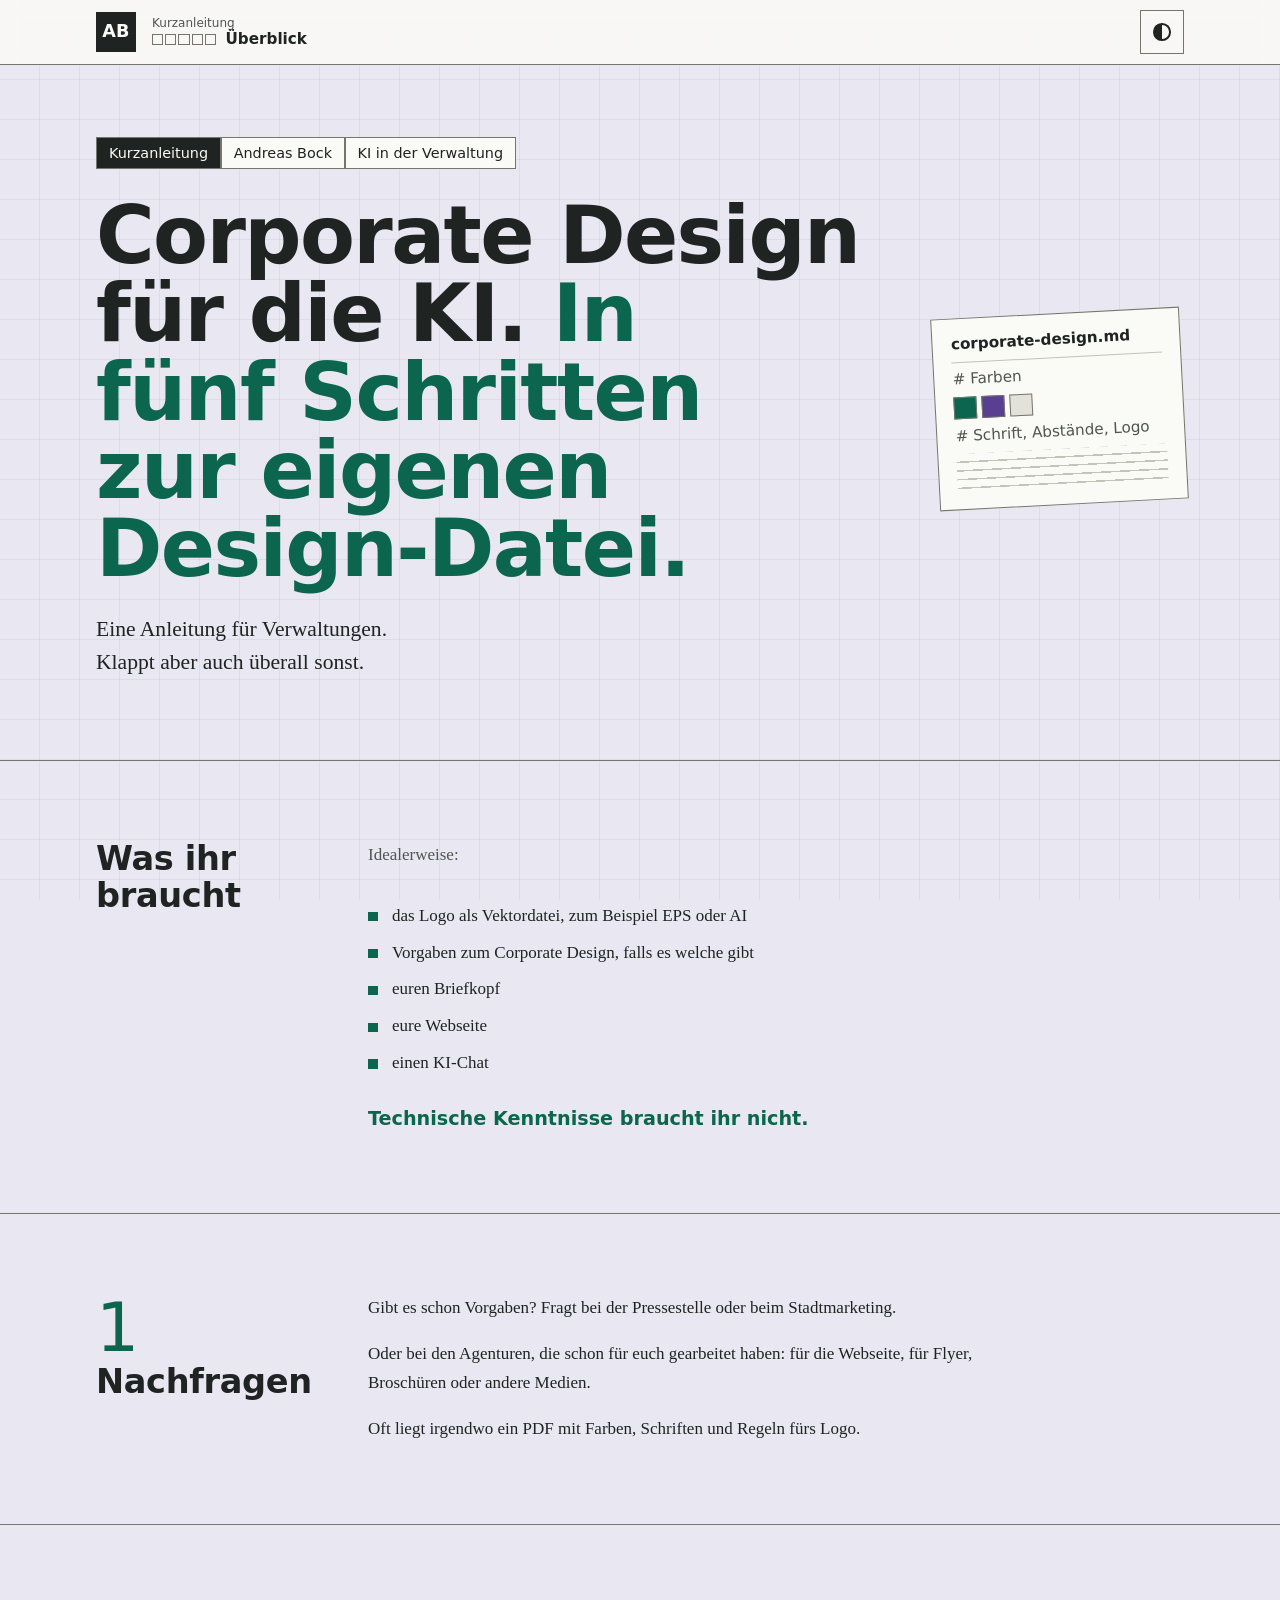
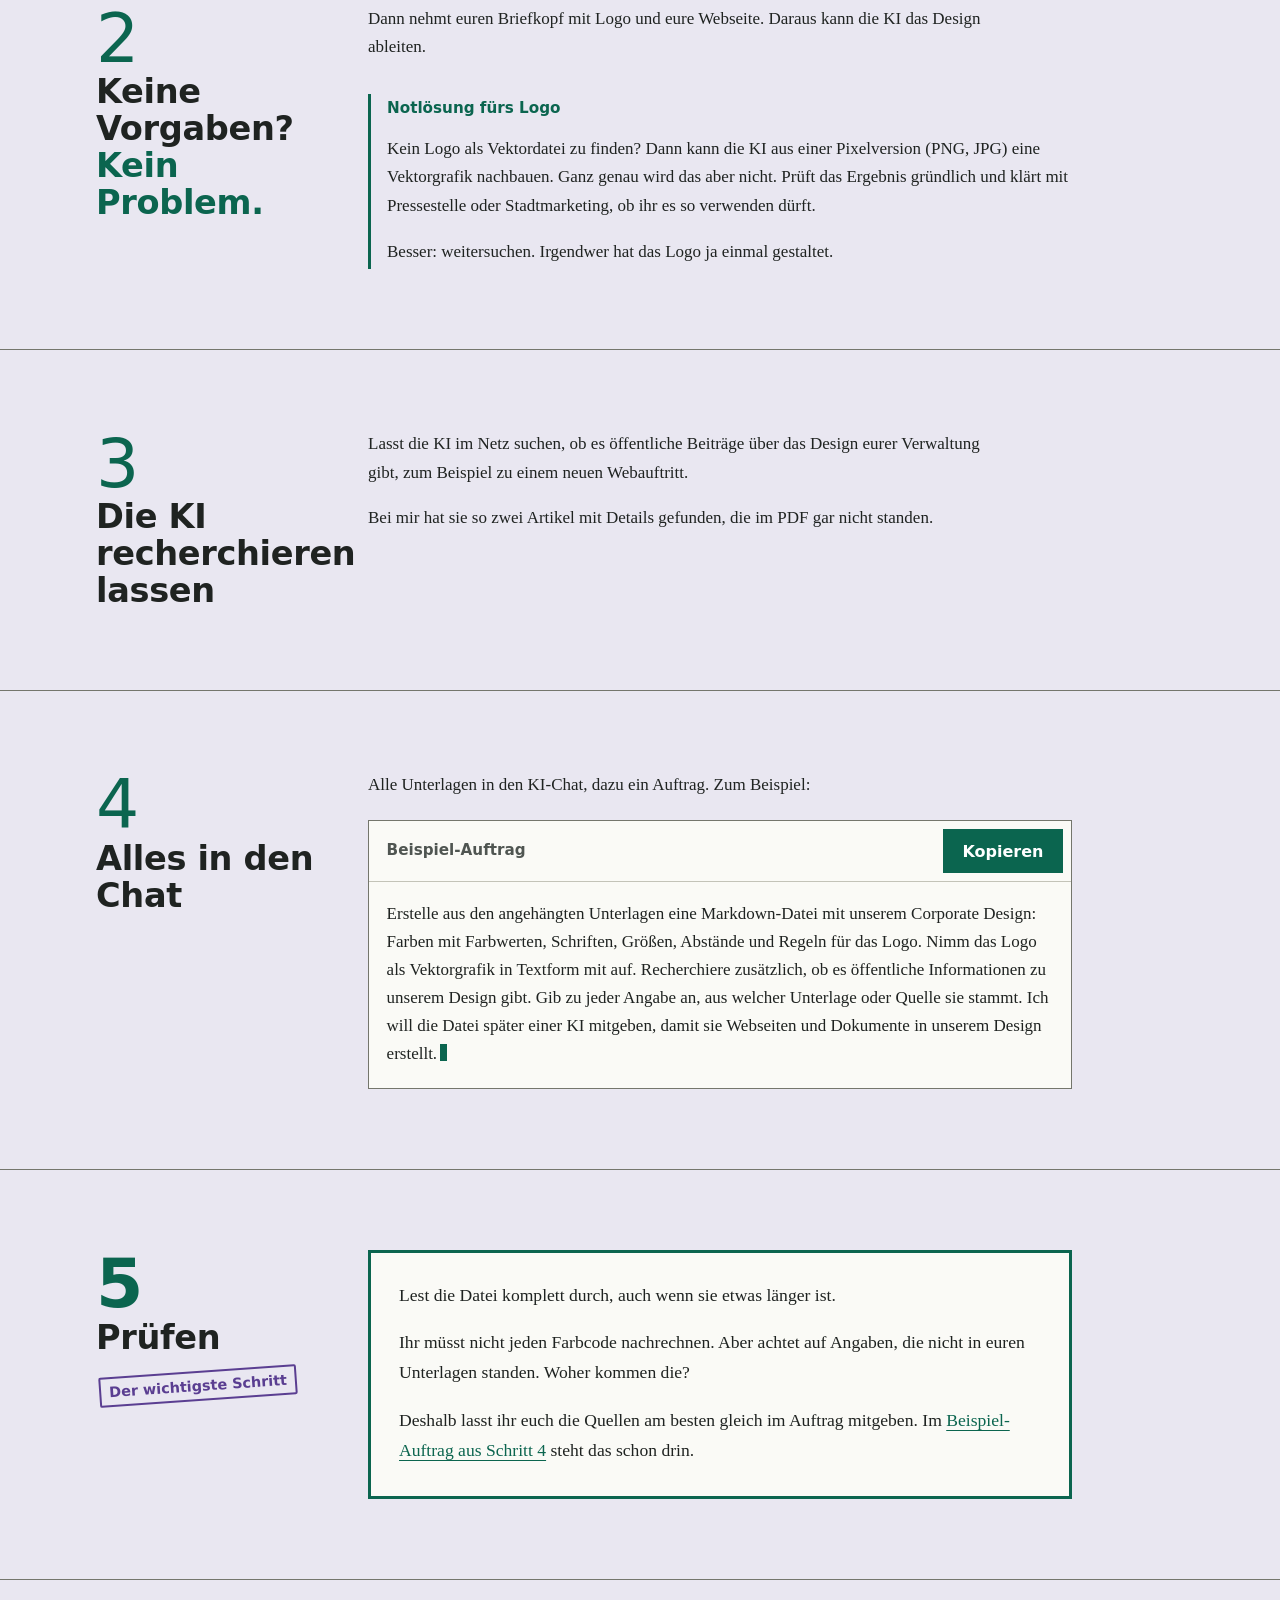
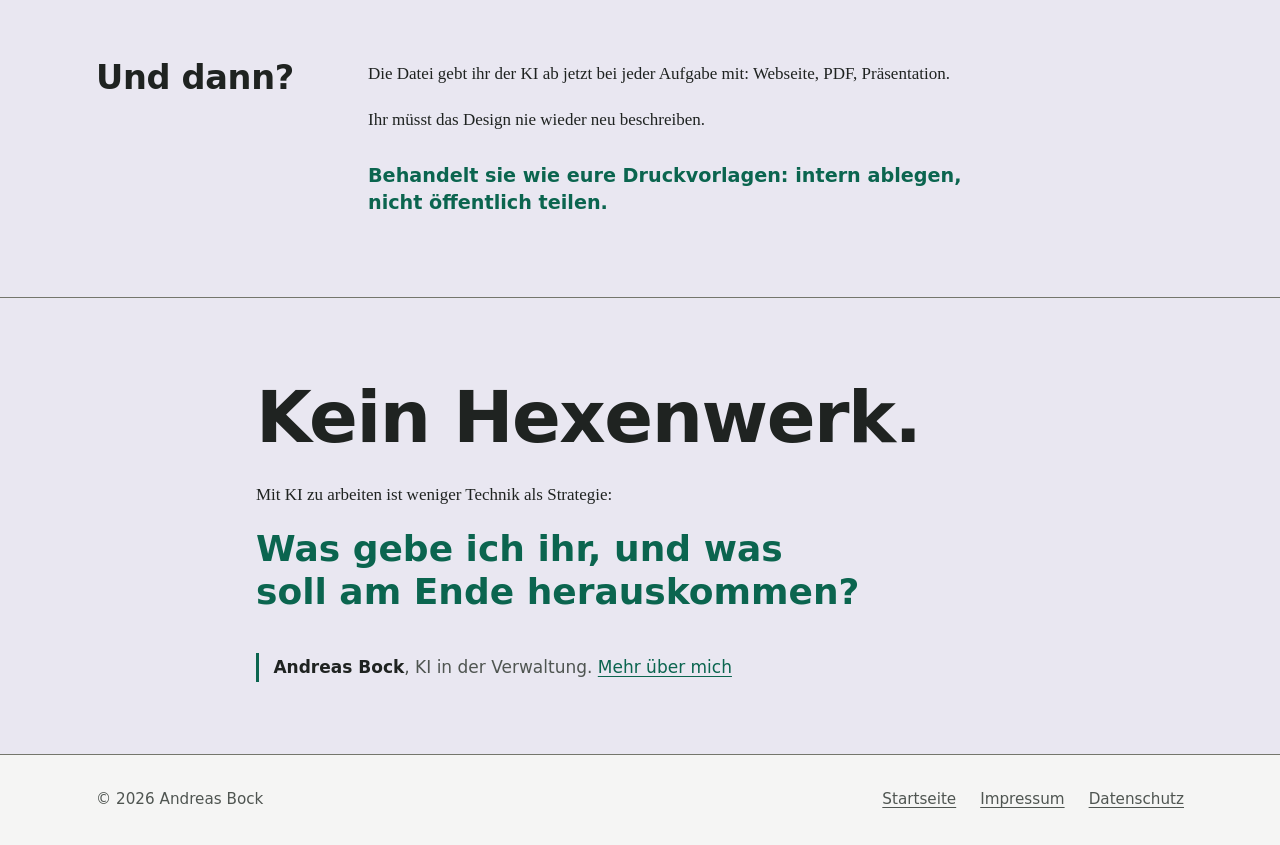
<file: anleitungen/corporate-design-datei.html>
<!doctype html>
<html lang="de">
<head>
  <meta charset="utf-8">
  <meta name="viewport" content="width=device-width, initial-scale=1">
  <title>Corporate Design für die KI | Andreas Bock</title>
  <meta name="description" content="Kurzanleitung: In fünf Schritten das Corporate Design einer Verwaltung mit KI in eine Design-Datei packen, die man der KI bei jeder Aufgabe mitgibt. Mit Beispiel-Auftrag zum Kopieren.">
  <meta name="author" content="Andreas Bock">
  <meta name="color-scheme" content="light dark">
  <meta name="theme-color" content="#e9e7f1" media="(prefers-color-scheme: light)">
  <meta name="theme-color" content="#16141f" media="(prefers-color-scheme: dark)">
  <link rel="canonical" href="https://andreas-bock.github.io/anleitungen/corporate-design-datei.html">

  <!-- Vorschau beim Teilen (LinkedIn, Messenger, Mastodon & Co.) -->
  <meta property="og:type" content="article">
  <meta property="og:url" content="https://andreas-bock.github.io/anleitungen/corporate-design-datei.html">
  <meta property="og:site_name" content="Andreas Bock">
  <meta property="og:locale" content="de_DE">
  <meta property="og:title" content="Corporate Design für die KI. In fünf Schritten zur eigenen Design-Datei.">
  <meta property="og:description" content="Eine Kurzanleitung für Verwaltungen, mit Beispiel-Auftrag zum Kopieren.">
  <meta property="og:image" content="https://andreas-bock.github.io/assets/img/vorschau.jpg">
  <meta property="og:image:width" content="1200">
  <meta property="og:image:height" content="627">
  <meta property="og:image:alt" content="Startseite: Überschrift „Verwaltungs-IT trifft KI.“ und ein Porträt von Andreas Bock">
  <meta name="twitter:card" content="summary_large_image">

  <link rel="icon" href="../assets/favicon.svg" type="image/svg+xml">
  <link rel="stylesheet" href="../assets/css/style.css">
  <script>
    // Früh auswerten, damit nichts im falschen Design aufblitzt: ?design=hell|dunkel
    // kommt vom Umschalter auf der Startseite und wird über interne Links weitergereicht.
    (function () {
      var root = document.documentElement;
      root.classList.add("js");
      var m = /[?&]design=(hell|dunkel)(?:&|$)/.exec(location.search);
      if (m) root.dataset.theme = m[1] === "dunkel" ? "dark" : "light";
    })();
  </script>
</head>
<body class="anleitung">
  <a class="skip-link" href="#main">Zum Inhalt springen</a>

  <header class="site-header">
    <div class="nav container">
      <a class="nav__brand" href="../index.html" aria-label="Andreas Bock, zur Startseite">AB</a>
      <!-- Schrittanzeige wie bei einem Online-Antrag, folgt beim Scrollen (setupSchritte) -->
      <p class="epoche" aria-hidden="true">
        <span class="epoche__label">Kurzanleitung</span>
        <span class="epoche__name" data-schritt-name>Überblick</span>
        <span class="epoche__balken"><i></i><i></i><i></i><i></i><i></i></span>
      </p>
      <!-- Umschalter hell/dunkel, braucht JavaScript und wird sonst ausgeblendet -->
      <div class="nav__theme">
        <button class="theme-toggle" type="button" aria-pressed="false">
          <span class="theme-toggle__icon" aria-hidden="true"></span>
          <span class="theme-toggle__text">Dunkles Design</span>
        </button>
      </div>
    </div>
  </header>

  <main id="main">
    <section class="hero anleitung__hero">
      <div class="container hero__inner">
        <div class="hero__text">
          <p class="aktenschild">
            <span class="aktenschild__feld">Kurzanleitung</span>
            <span class="aktenschild__feld">Andreas Bock</span>
            <span class="aktenschild__feld">KI in der Verwaltung</span>
          </p>
          <h1 class="hero__title">Corporate Design für die KI. <span class="anleitung__akzent">In fünf Schritten zur eigenen Design-Datei.</span></h1>
          <p class="hero__lead">Eine Anleitung für Verwaltungen.<br>Klappt aber auch überall sonst.</p>
        </div>
        <!-- Die Design-Datei, um die es geht: Farben, Schrift, Abstände, Logo -->
        <div class="design-datei" aria-hidden="true">
          <b>corporate-design.md</b>
          <span class="design-datei__zeile"># Farben</span>
          <span class="design-datei__farben"><i></i><i></i><i></i></span>
          <span class="design-datei__zeile"># Schrift, Abstände, Logo</span>
          <span class="design-datei__linien"></span>
        </div>
      </div>
    </section>

    <section class="section" id="vorbereitung" data-schritt="0" aria-labelledby="vorbereitung-titel">
      <div class="container section__grid">
        <header class="section__head">
          <h2 class="section__title" id="vorbereitung-titel">Was ihr braucht</h2>
        </header>
        <div class="section__body">
          <p class="section__intro">Idealerweise:</p>
          <ul class="anleitung__liste">
            <li>das Logo als Vektordatei, zum Beispiel EPS oder AI</li>
            <li>Vorgaben zum Corporate Design, falls es welche gibt</li>
            <li>euren Briefkopf</li>
            <li>eure Webseite</li>
            <li>einen KI-Chat</li>
          </ul>
          <p class="anleitung__hinweis">Technische Kenntnisse braucht ihr nicht.</p>
        </div>
      </div>
    </section>

    <section class="section" id="schritt-1" data-schritt="1" aria-labelledby="schritt-1-titel">
      <div class="container section__grid">
        <header class="section__head">
          <p class="section__nr" aria-hidden="true">1</p>
          <h2 class="section__title" id="schritt-1-titel"><span class="visually-hidden">Schritt 1: </span>Nachfragen</h2>
        </header>
        <div class="section__body">
          <p>Gibt es schon Vorgaben? Fragt bei der Pressestelle oder beim Stadtmarketing.</p>
          <p>Oder bei den Agenturen, die schon für euch gearbeitet haben: für die Webseite, für Flyer, Broschüren oder andere Medien.</p>
          <p>Oft liegt irgendwo ein PDF mit Farben, Schriften und Regeln fürs Logo.</p>
        </div>
      </div>
    </section>

    <section class="section" id="schritt-2" data-schritt="2" aria-labelledby="schritt-2-titel">
      <div class="container section__grid">
        <header class="section__head">
          <p class="section__nr" aria-hidden="true">2</p>
          <h2 class="section__title" id="schritt-2-titel"><span class="visually-hidden">Schritt 2: </span>Keine Vorgaben? <span class="anleitung__akzent">Kein Problem.</span></h2>
        </header>
        <div class="section__body">
          <p>Dann nehmt euren Briefkopf mit Logo und eure Webseite. Daraus kann die KI das Design ableiten.</p>
          <aside class="card__story anleitung__kasten">
            <p class="card__story-label">Notlösung fürs Logo</p>
            <p>Kein Logo als Vektordatei zu finden? Dann kann die KI aus einer Pixelversion (PNG, JPG) eine Vektorgrafik nachbauen. Ganz genau wird das aber nicht. Prüft das Ergebnis gründlich und klärt mit Pressestelle oder Stadtmarketing, ob ihr es so verwenden dürft.</p>
            <p>Besser: weitersuchen. Irgendwer hat das Logo ja einmal gestaltet.</p>
          </aside>
        </div>
      </div>
    </section>

    <section class="section" id="schritt-3" data-schritt="3" aria-labelledby="schritt-3-titel">
      <div class="container section__grid">
        <header class="section__head">
          <p class="section__nr" aria-hidden="true">3</p>
          <h2 class="section__title" id="schritt-3-titel"><span class="visually-hidden">Schritt 3: </span>Die KI recherchieren lassen</h2>
        </header>
        <div class="section__body">
          <p>Lasst die KI im Netz suchen, ob es öffentliche Beiträge über das Design eurer Verwaltung gibt, zum Beispiel zu einem neuen Webauftritt.</p>
          <p>Bei mir hat sie so zwei Artikel mit Details gefunden, die im PDF gar nicht standen.</p>
        </div>
      </div>
    </section>

    <section class="section" id="schritt-4" data-schritt="4" aria-labelledby="schritt-4-titel">
      <div class="container section__grid">
        <header class="section__head">
          <p class="section__nr" aria-hidden="true">4</p>
          <h2 class="section__title" id="schritt-4-titel"><span class="visually-hidden">Schritt 4: </span>Alles in den Chat</h2>
        </header>
        <div class="section__body">
          <p>Alle Unterlagen in den KI-Chat, dazu ein Auftrag. Zum Beispiel:</p>
          <!-- Der Auftrag als Eingabefeld eines KI-Chats, mit Knopf zum Übernehmen (setupKopieren) -->
          <figure class="auftrag">
            <figcaption class="auftrag__kopf">
              <span class="auftrag__name">Beispiel-Auftrag</span>
              <button class="auftrag__kopieren" type="button" data-kopieren="auftrag-text">Kopieren</button>
            </figcaption>
            <p class="auftrag__text" id="auftrag-text">Erstelle aus den angehängten Unterlagen eine Markdown-Datei mit unserem Corporate Design: Farben mit Farbwerten, Schriften, Größen, Abstände und Regeln für das Logo. Nimm das Logo als Vektorgrafik in Textform mit auf. Recherchiere zusätzlich, ob es öffentliche Informationen zu unserem Design gibt. Gib zu jeder Angabe an, aus welcher Unterlage oder Quelle sie stammt. Ich will die Datei später einer KI mitgeben, damit sie Webseiten und Dokumente in unserem Design erstellt.</p>
            <p class="auftrag__status" role="status" aria-live="polite"></p>
          </figure>
        </div>
      </div>
    </section>

    <section class="section anleitung__wichtig" id="schritt-5" data-schritt="5" aria-labelledby="schritt-5-titel">
      <div class="container section__grid">
        <header class="section__head">
          <p class="section__nr" aria-hidden="true">5</p>
          <h2 class="section__title" id="schritt-5-titel"><span class="visually-hidden">Schritt 5: </span>Prüfen</h2>
          <p class="badge anleitung__stempel">Der wichtigste Schritt</p>
        </header>
        <div class="section__body">
          <div class="anleitung__rahmen">
            <p>Lest die Datei komplett durch, auch wenn sie etwas länger ist.</p>
            <p>Ihr müsst nicht jeden Farbcode nachrechnen. Aber achtet auf Angaben, die nicht in euren Unterlagen standen. Woher kommen die?</p>
            <p>Deshalb lasst ihr euch die Quellen am besten gleich im Auftrag mitgeben. Im <a href="#schritt-4">Beispiel-Auftrag aus Schritt 4</a> steht das schon drin.</p>
          </div>
        </div>
      </div>
    </section>

    <section class="section" id="und-dann" data-schritt="6" aria-labelledby="und-dann-titel">
      <div class="container section__grid">
        <header class="section__head">
          <h2 class="section__title" id="und-dann-titel">Und dann?</h2>
        </header>
        <div class="section__body">
          <p>Die Datei gebt ihr der KI ab jetzt bei jeder Aufgabe mit: Webseite, PDF, Präsentation.</p>
          <p>Ihr müsst das Design nie wieder neu beschreiben.</p>
          <p class="anleitung__hinweis">Behandelt sie wie eure Druckvorlagen: intern ablegen, nicht öffentlich teilen.</p>
        </div>
      </div>
    </section>

    <section class="section anleitung__schluss" aria-labelledby="schluss-titel">
      <div class="container">
        <h2 class="anleitung__schluss-titel" id="schluss-titel">Kein Hexenwerk.</h2>
        <p>Mit KI zu arbeiten ist weniger Technik als Strategie:</p>
        <p class="anleitung__frage">Was gebe ich ihr, und was soll am Ende herauskommen?</p>
        <p class="anleitung__autor"><b>Andreas Bock</b>, KI in der Verwaltung. <a href="../index.html">Mehr über mich</a></p>
      </div>
    </section>
  </main>

  <footer class="site-footer">
    <div class="container site-footer__inner">
      <p>© <span class="js-year">2026</span> Andreas Bock</p>
      <ul class="site-footer__links">
        <li><a href="../index.html">Startseite</a></li>
        <li><a href="../impressum.html">Impressum</a></li>
        <li><a href="../datenschutz.html">Datenschutz</a></li>
      </ul>
    </div>
  </footer>

  <script src="../assets/js/main.js"></script>
</body>
</html>
</file>
<file: assets/css/style.css>
/* ==========================================================================
   Webseite Andreas Bock
   Leitidee: Beim Scrollen modernisiert sich die Verwaltung im Hintergrund,
   von der Papierakte über PDF und Online-Formular bis zum KI-Assistenten.

   Vorbild für den Vordergrund ist die Amtsstube selbst:
   - Recyclingpapier statt Hochglanz, Grünstift als Akzent (in Behörden die Farbe
     der Leitung), Stempelviolett für Status-Stempel und später den KI-Assistenten.
   - DIN als Schrift der Amtsschilder für Überschriften und Beschriftungen,
     eine ruhige Serif für den Fließtext.
   - Formular-Layout: Randspalte mit „§ n“ und Überschrift, rechts der Inhalt.
   Nur Systemschriften, nichts wird von fremden Servern geladen.
   ========================================================================== */

:root {
  /* Inhalt */
  --text: #1f2321;
  --muted: #4f5551;
  --line: #c3c3b8;
  --line-strong: #74766c;
  --surface: #fafaf6;
  --accent: #0b654f;          /* Grünstift */
  --accent-strong: #074a3a;
  --accent-soft: #dde9e2;
  --on-accent: #ffffff;
  --stempel: #5a3e91;         /* Stempelkissen */
  --bildschirm: #232724;      /* Monitor in den Projekt-Grafiken, in beiden Modi dunkel */
  --bildschirm-text: #e4e5df;
  --focus: #b8420d;

  /* Epochen-Hintergründe */
  --akte-bg: #e3e2da;         /* Recyclingpapier */
  --akte-ink: #66665b;
  --akte-linie: rgb(70 80 75 / 0.10);
  --akte-loch: rgb(40 40 34 / 0.16);
  --pdf-bg: #dcdee2;          /* Grau des PDF-Betrachters */
  --pdf-ink: #5c636d;
  --pdf-blatt: rgb(255 255 255 / 0.38);
  --web-bg: #e6edf1;
  --web-ink: #476378;
  --web-raster: rgb(40 90 120 / 0.07);
  --ki-bg: #e9e7f1;
  --ki-ink: #5a4f98;

  --din: Bahnschrift, "DIN Alternate", "DIN Next", "D-DIN", "Roboto Condensed",
         "Arial Narrow", system-ui, sans-serif;
  --text-serif: Charter, "Bitstream Charter", "Sitka Text", Cambria, Georgia, serif;
  --schreibmaschine: "Courier New", Courier, monospace;
  --header-h: 4rem;
  --max: 72rem;
  --rand: 14rem;              /* Breite der Randspalte */
}

/* Dunkles Design: folgt der Systemeinstellung, außer jemand hat oben im Menü
   umgeschaltet (data-theme am <html>). Die Werte stehen deshalb zweimal. */
@media (prefers-color-scheme: dark) {
  :root:not([data-theme="light"]) {
    color-scheme: dark;
    --text: #e4e5df;
    --muted: #a7aaa2;
    --line: #3a3d38;
    --line-strong: #6a6e66;
    --surface: #222421;
    --accent: #72c4a7;
    --accent-strong: #a0dcc6;
    --accent-soft: #1b2e27;
    --on-accent: #08201a;
    --stempel: #b7a3e8;
    --bildschirm: #0d0e0d;
    --bildschirm-text: #e4e5df;
    --focus: #f59a5b;

    --akte-bg: #1a1b19;
    --akte-ink: #9c9b8c;
    --akte-linie: rgb(220 225 215 / 0.05);
    --akte-loch: rgb(0 0 0 / 0.45);
    --pdf-bg: #17181b;
    --pdf-ink: #8b939e;
    --pdf-blatt: rgb(255 255 255 / 0.03);
    --web-bg: #111920;
    --web-ink: #7e9db6;
    --web-raster: rgb(140 180 210 / 0.06);
    --ki-bg: #16141f;
    --ki-ink: #a49be6;
  }
}
:root[data-theme="dark"] {
  color-scheme: dark;
  --text: #e4e5df;
  --muted: #a7aaa2;
  --line: #3a3d38;
  --line-strong: #6a6e66;
  --surface: #222421;
  --accent: #72c4a7;
  --accent-strong: #a0dcc6;
  --accent-soft: #1b2e27;
  --on-accent: #08201a;
  --stempel: #b7a3e8;
  --bildschirm: #0d0e0d;
  --bildschirm-text: #e4e5df;
  --focus: #f59a5b;

  --akte-bg: #1a1b19;
  --akte-ink: #9c9b8c;
  --akte-linie: rgb(220 225 215 / 0.05);
  --akte-loch: rgb(0 0 0 / 0.45);
  --pdf-bg: #17181b;
  --pdf-ink: #8b939e;
  --pdf-blatt: rgb(255 255 255 / 0.03);
  --web-bg: #111920;
  --web-ink: #7e9db6;
  --web-raster: rgb(140 180 210 / 0.06);
  --ki-bg: #16141f;
  --ki-ink: #a49be6;
}
:root[data-theme="light"] { color-scheme: light; }

/* ---------- Grundlagen ---------- */

*, *::before, *::after { box-sizing: border-box; }

html {
  scroll-behavior: smooth;
  scroll-padding-top: calc(var(--header-h) + 1rem);
  -webkit-text-size-adjust: 100%;
}

@media (prefers-reduced-motion: reduce) {
  html { scroll-behavior: auto; }
  *, *::before, *::after { transition: none !important; animation: none !important; }
}

body {
  margin: 0;
  background: var(--akte-bg); /* Fallback ohne JavaScript */
  color: var(--text);
  font-family: var(--text-serif);
  font-size: 1.0625rem;
  line-height: 1.7;
  font-kerning: normal;
}

h1, h2, h3 {
  margin: 0;
  font-family: var(--din);
  font-weight: 600;
  line-height: 1.1;
}
p { margin: 0 0 1em; }
p:last-child { margin-bottom: 0; }
ul, ol { margin: 0; padding: 0; list-style: none; }

a { color: var(--accent); text-decoration-thickness: 1px; text-underline-offset: 0.2em; }
a:hover { color: var(--accent-strong); text-decoration-thickness: 2px; }

a.external::after {
  content: "\2197"; /* ↗ */
  display: inline-block;
  margin-left: 0.15em;
  font-size: 0.8em;
  text-decoration: none;
}

:focus-visible {
  outline: 3px solid var(--focus);
  outline-offset: 3px;
}

.container {
  width: 100%;
  max-width: var(--max);
  margin: 0 auto;
  padding: 0 1rem;
}
@media (min-width: 640px) { .container { padding: 0 2rem; } }

.nowrap { white-space: nowrap; }

.visually-hidden {
  position: absolute !important;
  width: 1px; height: 1px;
  overflow: hidden;
  clip: rect(0 0 0 0);
  white-space: nowrap;
}

.skip-link {
  position: absolute;
  left: 1rem; top: -4rem;
  z-index: 100;
  padding: 0.6rem 1rem;
  background: var(--accent);
  color: var(--on-accent);
  font-family: var(--din);
}
.skip-link:focus { top: 1rem; color: var(--on-accent); }

/* ---------- Epochen im Hintergrund ---------- */

.eras {
  position: fixed;
  inset: 0;
  z-index: -1;
  pointer-events: none;
}
.era {
  position: absolute;
  inset: 0;
  opacity: 0;
  transition: opacity 0.25s linear;
}
.era--akte { opacity: 1; } /* Startzustand, auch ohne JavaScript */

/* Papierakte: Kanzleilinien und am linken Rand die Lochung für den Ordner */
.era--akte {
  color: var(--akte-ink);
  background:
    repeating-linear-gradient(180deg, transparent 0 calc(2rem - 1px), var(--akte-linie) calc(2rem - 1px) 2rem),
    var(--akte-bg);
}
@media (min-width: 1100px) {
  .era--akte {
    background:
      radial-gradient(circle at 1.6rem 34%, var(--akte-loch) 0.42rem, transparent 0.5rem),
      radial-gradient(circle at 1.6rem 66%, var(--akte-loch) 0.42rem, transparent 0.5rem),
      repeating-linear-gradient(180deg, transparent 0 calc(2rem - 1px), var(--akte-linie) calc(2rem - 1px) 2rem),
      var(--akte-bg);
  }
}
.era--akte .era__side text { font-family: var(--schreibmaschine); }

/* PDF: das Grau des Betrachters, in der Mitte die helle Seite */
.era--pdf {
  color: var(--pdf-ink);
  background:
    linear-gradient(90deg, transparent calc(50% - 26rem), var(--pdf-blatt) calc(50% - 26rem), var(--pdf-blatt) calc(50% + 26rem), transparent calc(50% + 26rem)),
    var(--pdf-bg);
}
.era--pdf .era__side text { font-family: Arial, Helvetica, sans-serif; }

.era--web {
  color: var(--web-ink);
  background:
    repeating-linear-gradient(90deg, transparent 0 39px, var(--web-raster) 39px 40px),
    repeating-linear-gradient(180deg, transparent 0 39px, var(--web-raster) 39px 40px),
    var(--web-bg);
}
.era--web .era__side text { font-family: system-ui, -apple-system, "Segoe UI", Roboto, sans-serif; }

.era--ki {
  color: var(--ki-ink);
  background:
    radial-gradient(60vw 50vh at 85% 15%, color-mix(in srgb, var(--ki-ink) 14%, transparent), transparent 70%),
    radial-gradient(50vw 50vh at 10% 90%, color-mix(in srgb, var(--ki-ink) 8%, transparent), transparent 70%),
    var(--ki-bg);
}
.era--ki .era__side text { font-family: system-ui, -apple-system, "Segoe UI", Roboto, sans-serif; }

.era__side {
  position: absolute;
  top: 0;
  height: 100vh;
  width: auto;
  max-width: 40vw;
  opacity: 0.14;
  fill: none;
  stroke: currentColor;
  stroke-width: 2;
  stroke-linecap: round;
  stroke-linejoin: round;
}
.era__side--left { left: 0; }
.era__side--right { right: 0; }
@media (min-width: 1100px) { .era__side { opacity: 0.2; } }
/* Links liegt die Randspalte mit § und Überschrift; dort leiser zeichnen,
   bis der Seitenrand breit genug ist, dass sich nichts mehr überlappt. */
@media (min-width: 900px) { .era__side--left { opacity: 0.12; } }
@media (min-width: 1800px) { .era__side { opacity: 0.5; } }

.era__side text {
  fill: currentColor;
  stroke: none;
  font-size: 13px;
}
.era__side text.gross { font-size: 17px; font-weight: 700; }
.era__side text.klein { font-size: 11px; }
.era__side .fill { fill: color-mix(in srgb, currentColor 7%, transparent); }
.era__side .voll { fill: currentColor; }
.era__side text.invers { fill: var(--surface); font-weight: 700; }
.era__side .duenn { stroke-width: 1; stroke-dasharray: 4 6; }
.era--akte .stempel { color: var(--stempel); }
.era--akte .stempel text { letter-spacing: 0.08em; }

/* Tipp-Punkte des KI-Assistenten */
.era__side .punkt { fill: currentColor; stroke: none; animation: tippen 1.2s infinite ease-in-out; }
.era__side .punkt:nth-of-type(2) { animation-delay: 0.15s; }
.era__side .punkt:nth-of-type(3) { animation-delay: 0.3s; }
@keyframes tippen {
  0%, 60%, 100% { opacity: 0.25; }
  30% { opacity: 1; }
}

/* ---------- Buttons ---------- */

.button {
  display: inline-flex;
  align-items: center;
  justify-content: center;
  min-height: 3rem;
  padding: 0.55rem 1.4rem;
  border: 2px solid var(--accent);
  font-family: var(--din);
  font-size: 1.05rem;
  font-weight: 600;
  text-decoration: none;
  transition: background-color 0.15s, color 0.15s;
}
.button--primary { background: var(--accent); color: var(--on-accent); }
.button--primary:hover { background: var(--accent-strong); border-color: var(--accent-strong); color: var(--on-accent); }
.button--ghost { color: var(--accent); background: transparent; }
.button--ghost:hover { background: var(--accent-soft); color: var(--accent-strong); }

/* ---------- Kopfzeile / Navigation ---------- */

.site-header {
  position: sticky;
  top: 0;
  z-index: 50;
  background: color-mix(in srgb, var(--surface) 88%, transparent);
  backdrop-filter: blur(8px);
  -webkit-backdrop-filter: blur(8px);
  border-bottom: 1px solid var(--line-strong);
}

.nav {
  display: flex;
  align-items: center;
  gap: 1rem;
  height: var(--header-h);
  font-family: var(--din);
}

.nav__brand {
  display: grid;
  place-items: center;
  flex: none;
  width: 2.5rem; height: 2.5rem;
  background: var(--text);
  color: var(--surface);
  font-size: 1.1rem;
  font-weight: 700;
  letter-spacing: 0.02em;
  text-decoration: none;
}
.nav__brand:hover { background: var(--accent); color: var(--on-accent); }

/* Epochen-Anzeige im Kopf: wie die Schrittanzeige eines Online-Antrags */
.epoche {
  display: grid;
  grid-template-columns: auto auto;
  grid-template-areas: "label label" "balken name";
  align-items: center;
  column-gap: 0.6rem;
  margin: 0 auto 0 0;
  line-height: 1.2;
}
.epoche__label { grid-area: label; font-size: 0.75rem; color: var(--muted); }
.epoche__name { grid-area: name; font-size: 0.95rem; font-weight: 600; white-space: nowrap; }
.epoche__balken { grid-area: balken; display: flex; gap: 2px; }
.epoche__balken i {
  width: 0.7rem; height: 0.7rem;
  border: 1.5px solid var(--line-strong);
  transition: background-color 0.3s, border-color 0.3s;
}
.epoche__balken i.is-on { background: var(--accent); border-color: var(--accent); }

.nav__menu a {
  color: var(--text);
  text-decoration: none;
  font-size: 1.02rem;
}
.nav__menu a:hover { color: var(--accent); text-decoration: underline; }

.nav__toggle {
  display: none;
  flex: none;
  width: 2.75rem; height: 2.75rem;
  padding: 0;
  border: 1.5px solid var(--line-strong);
  background: transparent;
  color: var(--text);
  cursor: pointer;
}
.nav__toggle-bar,
.nav__toggle-bar::before,
.nav__toggle-bar::after {
  display: block;
  width: 1.2rem; height: 2px;
  margin: 0 auto;
  background: currentColor;
  transition: transform 0.2s;
}
.nav__toggle-bar { position: relative; }
.nav__toggle-bar::before,
.nav__toggle-bar::after { content: ""; position: absolute; left: 0; }
.nav__toggle-bar::before { top: -6px; }
.nav__toggle-bar::after { top: 6px; }
.nav__toggle[aria-expanded="true"] .nav__toggle-bar { background: transparent; }
.nav__toggle[aria-expanded="true"] .nav__toggle-bar::before { transform: translateY(6px) rotate(45deg); }
.nav__toggle[aria-expanded="true"] .nav__toggle-bar::after { transform: translateY(-6px) rotate(-45deg); }

@media (min-width: 861px) {
  .nav__menu { display: flex; align-items: center; gap: 1.75rem; }
}

/* Umschalter hell/dunkel: am Desktop nur das Symbol oben rechts, im Handy-Menü mit Text */
.nav__theme { display: none; }
.js .nav__theme { display: block; }
.theme-toggle {
  display: inline-flex;
  align-items: center;
  gap: 0.6rem;
  min-width: 2.75rem;
  min-height: 2.75rem;
  padding: 0 0.6rem;
  border: 1.5px solid var(--line-strong);
  background: transparent;
  color: var(--text);
  font: inherit;
  font-family: var(--din);
  cursor: pointer;
}
.theme-toggle:hover { border-color: var(--accent); color: var(--accent); }
.theme-toggle__icon {           /* halb gefüllter Kreis, das übliche Zeichen für Kontrast */
  flex: none;
  width: 1.1rem; height: 1.1rem;
  border: 2px solid currentColor;
  border-radius: 50%;
  background: linear-gradient(90deg, currentColor 50%, transparent 50%);
  transition: transform 0.25s;
}
.theme-toggle[aria-pressed="true"] .theme-toggle__icon { transform: rotate(180deg); }
.theme-toggle[aria-pressed="true"] { border-color: var(--accent); background: var(--accent-soft); }
@media (min-width: 861px) {
  .theme-toggle { justify-content: center; padding: 0; }
  .theme-toggle__text {
    position: absolute;
    width: 1px; height: 1px;
    overflow: hidden;
    clip: rect(0 0 0 0);
    white-space: nowrap;
  }
}

/* Auf schmalen Bildschirmen klappt das Menü unter der Kopfzeile auf. Ohne JavaScript
   (kein Klick möglich) bleibt es einfach sichtbar. */
@media (max-width: 860px) {
  .js .nav__toggle { display: block; }
  .nav__menu { display: flex; flex-wrap: wrap; gap: 0.25rem 1rem; font-size: 0.9rem; }
  .js .nav__menu {
    position: absolute;
    top: var(--header-h); left: 0; right: 0;
    display: none;
    padding: 0.25rem 1rem 0.75rem;
    background: var(--surface);
    border-bottom: 1px solid var(--line-strong);
  }
  .js .nav__menu.is-open { display: block; }
  .js .nav__menu a { display: block; padding: 0.8rem 0.25rem; border-bottom: 1px solid var(--line); font-size: 1.1rem; }
  .js .nav__menu li:last-child a { border-bottom: 0; }
  .js .theme-toggle {
    width: 100%;
    margin: 0.6rem 0 0.25rem;
    padding: 0 0.75rem;
    font-size: 1.1rem;
  }
}

/* ---------- Hero ---------- */

.hero { padding: 2.5rem 0 3.5rem; }
@media (min-width: 761px) { .hero { padding: 5.5rem 0 6rem; } }

.hero__inner {
  display: grid;
  gap: 2.25rem;
  align-items: start;
}
@media (min-width: 761px) {
  .hero__inner { grid-template-columns: 1fr auto; gap: 4rem; align-items: center; }
}

/* Beschriftungsfeld vom Aktendeckel */
.aktenschild {
  display: inline-grid;
  grid-template-columns: auto auto;
  gap: 1.5px;
  margin-bottom: 1.75rem;
  border: 1.5px solid var(--line-strong);
  background: var(--line-strong);
  font-family: var(--din);
  font-size: 0.9rem;
  line-height: 1.3;
}
@media (min-width: 480px) { .aktenschild { grid-template-columns: repeat(3, auto); } }
.aktenschild__feld { padding: 0.35rem 0.75rem; background: var(--surface); }
.aktenschild__feld:first-child { background: var(--text); color: var(--surface); }
@media (max-width: 479px) { .aktenschild__feld:first-child { grid-column: 1 / -1; } }

.hero__title {
  font-size: clamp(2.75rem, 10vw, 5.75rem);
  font-weight: 700;
  font-stretch: 87.5%;
  line-height: 0.98;
  letter-spacing: -0.02em;
  text-wrap: balance;
}
.hero__lead {
  margin: 1.5rem 0 1.75rem;
  max-width: 32rem;
  font-size: clamp(1.15rem, 2.6vw, 1.35rem);
  line-height: 1.55;
}
.hero__roles {
  padding-left: 0.9rem;
  border-left: 3px solid var(--accent);
  font-family: var(--din);
  font-size: 1rem;
  line-height: 1.5;
  color: var(--muted);
}
.hero__actions { display: flex; flex-wrap: wrap; gap: 0.75rem; margin-top: 2.25rem; }

/* Passbild mit Büroklammer */
.passbild {
  position: relative;
  margin: 0;
  order: -1;
  justify-self: start;
  width: clamp(7.5rem, 26vw, 14rem);
  padding: 0.55rem;
  background: var(--surface);
  border: 1px solid var(--line-strong);
  transform: rotate(2deg);
}
@media (min-width: 761px) { .passbild { order: 0; justify-self: end; margin-right: 1rem; } }
/* Solange nur der Platzhalter drin ist, braucht das Handy dafür keinen Platz. */
@media (max-width: 760px) { .passbild:has(.passbild__bild--leer) { display: none; } }
.passbild::before { /* Büroklammer */
  content: "";
  position: absolute;
  top: -1.1rem; left: 1.4rem;
  width: 0.9rem; height: 2.6rem;
  border: 2px solid var(--line-strong);
  border-radius: 0.5rem;
  transform: rotate(-6deg);
}
.passbild img,
.passbild__bild {
  display: block;
  width: 100%;
  height: auto;
  aspect-ratio: 35 / 45;
  object-fit: cover;
}
.passbild__bild--leer {
  display: grid;
  place-content: center;
  gap: 0.1rem;
  text-align: center;
  border: 1px dashed var(--line-strong);
  color: var(--muted);
  font-family: var(--din);
  font-size: 0.95rem;
}
.passbild__bild--leer small { font-size: 0.8rem; }

/* ---------- Abschnitte: Randspalte mit § und Überschrift ---------- */

.section { padding: 3.5rem 0; border-top: 1px solid var(--line-strong); }
@media (min-width: 761px) { .section { padding: 5rem 0; } }

.section__grid { display: grid; grid-template-columns: minmax(0, 1fr); gap: 1.25rem; }
@media (min-width: 900px) {
  .section__grid { grid-template-columns: var(--rand) minmax(0, 1fr); gap: 3rem; }
  .section__head {
    position: sticky;
    top: calc(var(--header-h) + 2rem);
    align-self: start;
  }
}

.section__nr {
  margin: 0 0 0.1rem;
  font-family: var(--din);
  font-size: clamp(2.75rem, 7vw, 4.25rem);
  font-weight: 300;
  line-height: 1;
  color: var(--accent);
}
.section__title {
  font-size: clamp(1.75rem, 4vw, 2.1rem);
  font-stretch: 87.5%;
  letter-spacing: -0.01em;
}
.section__body { min-width: 0; max-width: 44rem; }
.section__intro { color: var(--muted); margin-bottom: 2rem; }

/* ---------- Über mich ---------- */

.about > p { max-width: 40rem; }

/* Kurzfassung als ausgefülltes Formular: Vordruck klein, Eintrag in Grünstift */
.facts {
  display: grid;
  grid-template-columns: repeat(2, minmax(0, 1fr));
  margin-top: 2.5rem;
  border: 1.5px solid var(--line-strong);
  background: var(--surface);
}
@media (min-width: 640px) { .facts { grid-template-columns: repeat(4, minmax(0, 1fr)); } }
.fact {
  display: flex;
  flex-direction: column-reverse;
  justify-content: flex-end;
  gap: 0.35rem;
  padding: 0.6rem 0.8rem 0.9rem;
  border-right: 1px solid var(--line-strong);
  border-bottom: 1px solid var(--line-strong);
}
.fact__value {
  font-family: var(--din);
  font-size: 1.4rem;
  font-weight: 600;
  line-height: 1.15;
  color: var(--accent);
}
.fact__label { font-family: var(--din); font-size: 0.8rem; color: var(--muted); line-height: 1.3; }
@media (max-width: 639px) {
  .fact:nth-child(2n) { border-right: 0; }
  .fact:nth-last-child(-n+2) { border-bottom: 0; }
}
@media (min-width: 640px) {
  .fact { border-bottom: 0; }
  .fact:last-child { border-right: 0; }
}

/* ---------- Werdegang (Zeitleiste) ---------- */

.timeline { border-left: 2px solid var(--line-strong); margin-left: 0.4rem; }

.timeline__item { position: relative; padding: 0 0 0 1.1rem; }
@media (min-width: 640px) { .timeline__item { padding-left: 1.5rem; } }
.timeline__item + .timeline__item { margin-top: 0.25rem; }
.timeline__item::before {
  content: "";
  position: absolute;
  left: calc(-0.4rem - 1px); top: 1.25rem;
  width: 0.8rem; height: 0.8rem;
  background: var(--akte-bg);
  border: 2px solid var(--accent);
}
.timeline__item--current::before { background: var(--accent); }

.timeline__head { padding: 0.9rem 0; }
.timeline__date {
  display: block;
  margin-bottom: 0.2rem;
  font-family: var(--din);
  font-size: 0.95rem;
  font-variant-numeric: tabular-nums;
  color: var(--accent);
}
.timeline__title { font-size: 1.3rem; }
.timeline__place { margin: 0.25rem 0 0; color: var(--muted); font-size: 0.98rem; line-height: 1.5; }

.timeline__details {
  border-bottom: 1px solid var(--line);
}
.timeline__item:last-child .timeline__details { border-bottom: 0; }
.timeline__details[open] {
  margin: 0.5rem 0;
  padding: 0 0.85rem 0.5rem;
  background: var(--surface);
  border: 1px solid var(--line-strong);
}
.timeline__details[open] .timeline__head { padding-top: 1rem; }

.timeline__summary {
  position: relative;
  list-style: none;
  cursor: pointer;
}
.timeline__summary::-webkit-details-marker { display: none; }
.timeline__summary .timeline__head { padding-right: 3rem; }
/* Plus und Minus im Kästchen zeigen, ob die Station aufgeklappt ist */
.timeline__summary::after {
  content: "+";
  position: absolute;
  right: 0; top: 1rem;
  display: grid;
  place-items: center;
  width: 1.75rem; height: 1.75rem;
  border: 1.5px solid var(--line-strong);
  font-family: var(--din);
  font-size: 1.25rem;
  line-height: 1;
  color: var(--accent);
}
.timeline__details[open] > .timeline__summary::after { content: "\2212"; top: 1rem; }
.timeline__summary:hover .timeline__title { color: var(--accent); }
.timeline__summary:hover::after { border-color: var(--accent); }

.timeline__story {
  margin: 0.25rem 0 1.25rem;
  padding: 0.25rem 0 0.25rem 0.85rem;
  border-left: 3px solid var(--accent);
}
.timeline__story p + p { margin-top: 0.75em; }

.timeline__list {
  padding: 0 0 1rem 1.15rem;
  list-style: square;
}
.timeline__list li { padding-left: 0.3rem; }
.timeline__list li + li { margin-top: 0.35rem; }
.timeline__list li::marker { color: var(--accent); }

/* ---------- Kenntnisse: Filter als Aktenreiter über dem Registerblatt ---------- */

.filter {
  display: flex;
  gap: 0.25rem;
  margin-bottom: -1.5px;
  position: relative;
  z-index: 1;
  /* Reiter bleiben in einer Reihe am Registerblatt; wird es eng, lässt sich die Reihe wischen. */
  overflow-x: auto;
  scrollbar-width: none;
}
.filter::-webkit-scrollbar { display: none; }
.filter__button {
  flex: none;
  min-height: 2.75rem;
  padding: 0.4rem 0.7rem;
  border: 1.5px solid var(--line-strong);
  border-bottom-color: transparent;
  background: color-mix(in srgb, var(--surface) 45%, transparent);
  color: var(--muted);
  font-family: var(--din);
  font-size: 0.98rem;
  cursor: pointer;
}
.filter__button:hover { color: var(--accent); }
.filter__button:focus-visible { outline-offset: -4px; } /* sonst schneidet die Reihe den Rahmen ab */
.filter__button[aria-pressed="true"] {
  background: var(--surface);
  color: var(--text);
  font-weight: 600;
  box-shadow: inset 0 3px 0 var(--accent);
  border-bottom-color: var(--surface);
}

.skills {
  display: grid;
  gap: 1.75rem;
  padding: 1.5rem 1.25rem;
  background: var(--surface);
  border: 1.5px solid var(--line-strong);
}
@media (min-width: 640px) { .skills { padding: 1.75rem; } }
.skills__title {
  margin-bottom: 0.6rem;
  font-size: 1.1rem;
  font-weight: 600;
}

.tags { display: flex; flex-wrap: wrap; gap: 0.4rem; }
.tag {
  padding: 0.2rem 0.6rem;
  border: 1px solid var(--line-strong);
  color: var(--text);
  font-family: var(--din);
  font-size: 0.95rem;
  line-height: 1.45;
}
.tags--small { gap: 0.3rem 0.4rem; }
.tags--small .tag { font-size: 0.85rem; padding: 0.05rem 0.45rem; border-color: var(--line); color: var(--muted); }

/* ---------- Projekte: jedes Projekt ein eigenes Blatt ---------- */

.projects { display: grid; gap: 1.25rem; }

.card {
  display: flex;
  flex-direction: column;
  gap: 0.85rem;
  padding: 1.5rem 1.25rem;
  background: var(--surface);
  border: 1.5px solid var(--line-strong);
}
@media (min-width: 640px) { .card { padding: 1.75rem; } }

.card__head { display: flex; flex-wrap: wrap; align-items: center; gap: 0.5rem 1rem; }
.card__title { font-size: 1.4rem; font-stretch: 87.5%; }
.card__text { margin: 0; color: var(--text); }
.card__links { display: flex; flex-wrap: wrap; gap: 0.5rem 1.5rem; font-family: var(--din); font-size: 1.05rem; }

.card__story {
  padding: 0.1rem 0 0.1rem 1rem;
  border-left: 3px solid var(--accent);
  font-style: italic;
}
.card__story-label {
  margin-bottom: 0.2rem;
  font-family: var(--din);
  font-size: 0.95rem;
  font-style: normal;
  font-weight: 600;
  color: var(--accent);
}

/* Status als Stempel */
.badge {
  padding: 0.05rem 0.5rem;
  border: 2px solid var(--stempel);
  border-radius: 2px;
  color: var(--stempel);
  font-family: var(--din);
  font-size: 0.9rem;
  font-weight: 700;
  transform: rotate(-4deg);
}

/* ---------- Kontakt ---------- */

.contact__lead {
  max-width: 34rem;
  margin-bottom: 1.75rem;
  font-size: clamp(1.2rem, 2.6vw, 1.4rem);
  line-height: 1.5;
}
.contact__links { display: flex; flex-wrap: wrap; gap: 0.5rem 1.75rem; margin-top: 1.75rem; font-family: var(--din); font-size: 1.05rem; }

/* ---------- Fußzeile ---------- */

.site-footer {
  padding: 2rem 0;
  border-top: 1.5px solid var(--line-strong);
  background: color-mix(in srgb, var(--surface) 75%, transparent);
  color: var(--muted);
  font-family: var(--din);
  font-size: 0.95rem;
}
.site-footer__inner {
  display: flex;
  flex-wrap: wrap;
  justify-content: space-between;
  gap: 0.75rem 2rem;
}
.site-footer p { margin: 0; }
.site-footer__links { display: flex; flex-wrap: wrap; gap: 0.5rem 1.5rem; }
.site-footer a { color: var(--muted); }
.site-footer a:hover { color: var(--accent); }

/* ---------- Rechtstexte (Impressum, Datenschutz) ---------- */

.legal { padding: 2rem 0 4rem; }
@media (min-width: 640px) { .legal { padding: 3rem 0 4rem; } }
.legal .container {
  max-width: 46rem;
  padding-top: 2rem;
  padding-bottom: 2.5rem;
  background: var(--surface);
  border: 1.5px solid var(--line-strong);
}
@media (max-width: 639px) { .legal .container { border-left: 0; border-right: 0; } }
.legal h1 { font-size: clamp(2rem, 6vw, 2.75rem); font-stretch: 87.5%; margin-bottom: 2rem; }
.legal h2 { font-size: 1.25rem; margin: 2.25rem 0 0.75rem; }
.legal ul { list-style: square; padding-left: 1.4rem; margin-bottom: 1em; }
.legal li::marker { color: var(--accent); }
.legal address { font-style: normal; margin-bottom: 1em; }
.legal__back { display: inline-block; margin-bottom: 2rem; font-family: var(--din); font-size: 1.05rem; }
.legal__stand { margin-top: 2.5rem; color: var(--muted); font-family: var(--din); font-size: 0.9rem; }

/* ==========================================================================
   Experiment: Grafiken aus reinem CSS (keine Bilddateien, alles über Tokens)
   ========================================================================== */

/* ---------- Über mich: Werdegang als Ordnerregal ---------- */

.registratur {
  display: flex;
  align-items: flex-end;
  gap: 0.35rem;
  height: 10.5rem;
  margin-bottom: 2.25rem;
  padding: 0 0.5rem;
  border-bottom: 4px solid var(--line-strong); /* Regalbrett */
}
.ordner {
  position: relative;
  display: flex;
  flex-direction: column;
  align-items: center;
  flex: none;
  width: clamp(2.6rem, 9vw, 3.25rem);
  padding-top: 0.45rem;
  background: color-mix(in srgb, var(--line-strong) 28%, var(--surface));
  border: 1.5px solid var(--line-strong);
  border-bottom: 0;
  font-family: var(--din);
  line-height: 1.1;
}
.ordner:nth-child(1) { height: 86%; }
.ordner:nth-child(2) { height: 94%; }
.ordner:nth-child(3) { height: 89%; }
.ordner:nth-child(4) { height: 100%; }
.ordner:nth-child(5) { height: 95%; }
.ordner:nth-child(6) { height: 91%; }
.ordner b {                    /* Jahreszahl oben auf dem Rücken */
  font-size: 0.72rem;
  font-weight: 600;
  color: var(--text);
}
.ordner em {                   /* Rückenschild */
  margin-top: 0.4rem;
  padding: 0.35rem 0.1rem;
  height: 5.5rem;
  width: 70%;
  background: var(--surface);
  border: 1px solid var(--line-strong);
  font-size: 0.78rem;
  font-style: normal;
  text-align: center;
  white-space: nowrap;
  writing-mode: vertical-rl;
  transform: rotate(180deg);
  color: var(--text);
}
.ordner::after {               /* Griffloch */
  content: "";
  position: absolute;
  bottom: 0.7rem;
  width: 1rem; height: 1rem;
  border: 1.5px solid var(--line-strong);
  border-radius: 50%;
  background: var(--akte-bg);
}
/* Der aktuelle Ordner: Grünstift, lehnt am Ende des Regals */
.ordner--aktuell {
  background: color-mix(in srgb, var(--accent) 55%, var(--surface));
  border-color: var(--accent);
  transform: rotate(7deg);
  transform-origin: bottom right;
}
.ordner--aktuell b { color: var(--on-accent); }
.ordner--aktuell em { border-color: var(--accent); color: var(--accent); font-weight: 600; }

/* ---------- Projekte: kleine Zeichnung neben dem Titel ---------- */

.grafik {
  position: relative;
  display: inline-flex;
  align-items: center;
  justify-content: center;
  flex: none;
  width: 4.5rem;
  height: 3.25rem;
  color: var(--line-strong);
}
.grafik i { display: none; position: relative; }

/* Diese Webseite: Browserfenster mit den vier Epochen */
.grafik--webseite {
  display: grid;
  grid-template-columns: 1fr;
  grid-template-rows: 0.45rem repeat(4, 1fr);
  justify-content: stretch;
  align-items: stretch;
  gap: 2px;
  padding: 0 4px 4px;
  border: 1.5px solid currentColor;
  border-radius: 3px;
}
.grafik--webseite::before { content: ""; border-bottom: 1.5px solid currentColor; margin: 0 -4px; }
.grafik--webseite i { display: block; }
.grafik--webseite i:nth-child(1) { background: repeating-linear-gradient(180deg, transparent 0 2px, color-mix(in srgb, var(--akte-ink) 45%, transparent) 2px 3px); }
.grafik--webseite i:nth-child(2) { background: color-mix(in srgb, var(--pdf-ink) 35%, transparent); }
.grafik--webseite i:nth-child(3) { border: 1.5px solid color-mix(in srgb, var(--web-ink) 70%, transparent); border-radius: 2px; }
.grafik--webseite i:nth-child(4) { background: var(--accent); border-radius: 4px; }

/* LOKIWO: aus gesprochener Sprache wird eine Markdown-Datei */
.grafik--lokiwo { gap: 0.3rem; }
.grafik--lokiwo i:nth-child(1) {            /* Sprechblase */
  display: block;
  width: 1.55rem; height: 1.1rem;
  border: 1.5px solid currentColor;
  border-radius: 0.5rem;
}
.grafik--lokiwo i:nth-child(1)::after {
  content: "";
  position: absolute;
  left: 0.2rem; bottom: -0.3rem;
  width: 0.4rem; height: 0.4rem;
  border-left: 1.5px solid currentColor;
  border-bottom: 1.5px solid currentColor;
  background: var(--surface);
  transform: skewY(-35deg);
}
.grafik--lokiwo i:nth-child(2),
.grafik--tabelle i:nth-child(2) {           /* Pfeil */
  display: block;
  width: 0.65rem; height: 1.5px;
  background: var(--accent);
}
.grafik--lokiwo i:nth-child(2)::after,
.grafik--tabelle i:nth-child(2)::after {
  content: "";
  position: absolute;
  right: 0; top: -3px;
  width: 6px; height: 6px;
  border-top: 1.5px solid var(--accent);
  border-right: 1.5px solid var(--accent);
  transform: rotate(45deg);
}
.grafik--lokiwo i:nth-child(3) {            /* Markdown-Seite */
  display: block;
  width: 1.45rem; height: 1.9rem;
  border: 1.5px solid currentColor;
  background:
    repeating-linear-gradient(180deg, transparent 0 4px, currentColor 4px 5.5px) no-repeat 0.2rem 0.8rem / calc(100% - 0.4rem) 0.9rem;
}
.grafik--lokiwo i:nth-child(3)::before {
  content: "#";
  position: absolute;
  left: 0.2rem; top: 0;
  font-family: var(--din);
  font-size: 0.7rem;
  font-weight: 700;
  line-height: 1.1;
  color: var(--accent);
}

/* Historisches Tagebuch: Abreißkalender, ein Tag angestrichen */
/* Raster: 5 Spalten x 4 Zeilen, Zelle 0.5rem. Der Kringel sitzt im selben Raster
   (Spalte 4, Zeile 3), damit er genau einen Punkt umschließt. */
.grafik--kalender {
  --zelle: 0.5rem;
  --kal-x: calc((4.5rem - 2.9rem) / 2 + 2px + 0.15rem);  /* linker Rand des Rasters */
  --kal-y: calc((3.25rem - 2.9rem) / 2 + 0.55rem + 0.1rem); /* oberer Rand des Rasters */
}
.grafik--kalender i:nth-child(1) {
  display: block;
  width: 2.9rem; height: 2.9rem;
  border: 2px solid currentColor;
  border-top: 0.55rem solid var(--accent);
  background: radial-gradient(circle, currentColor 1.2px, transparent 1.5px)
    0.15rem 0.1rem / var(--zelle) var(--zelle);
}
.grafik--kalender i:nth-child(1)::before,
.grafik--kalender i:nth-child(1)::after {   /* Ringe */
  content: "";
  position: absolute;
  top: -0.85rem;
  width: 0.25rem; height: 0.55rem;
  border: 1.5px solid currentColor;
  border-radius: 2px;
  background: var(--surface);
}
.grafik--kalender i:nth-child(1)::before { left: 0.55rem; }
.grafik--kalender i:nth-child(1)::after { right: 0.55rem; }
.grafik--kalender i:nth-child(2) {          /* Kringel um genau einen Tag */
  display: block;
  position: absolute;
  left: calc(var(--kal-x) + 3.5 * var(--zelle) - 0.4rem);
  top: calc(var(--kal-y) + 2.5 * var(--zelle) - 0.32rem);
  width: 0.8rem; height: 0.64rem;
  border: 1.5px solid var(--stempel);
  border-radius: 50%;
  transform: rotate(-12deg);
}

/* Rahmenplan Klimawandel: aus der Tabelle wird eine Webseite */
.grafik--tabelle { gap: 0.3rem; }
.grafik--tabelle i:nth-child(1) {
  display: block;
  width: 1.6rem; height: 1.6rem;
  border: 1.5px solid currentColor;
  background:
    linear-gradient(var(--accent), var(--accent)) no-repeat 0 0 / 100% 0.35rem,
    repeating-linear-gradient(90deg, transparent 0 calc(0.5rem - 1px), currentColor calc(0.5rem - 1px) 0.5rem),
    repeating-linear-gradient(180deg, transparent 0 calc(0.4rem - 1px), currentColor calc(0.4rem - 1px) 0.4rem);
}
.grafik--tabelle i:nth-child(3) {
  display: block;
  width: 1.6rem; height: 1.6rem;
  border: 1.5px solid currentColor;
  border-top-width: 0.3rem;
  border-radius: 3px;
  background:
    linear-gradient(var(--accent), var(--accent)) no-repeat 0.15rem 0.2rem / 0.55rem 0.55rem,
    linear-gradient(currentColor, currentColor) no-repeat 0.8rem 0.25rem / 0.55rem 1.5px,
    linear-gradient(currentColor, currentColor) no-repeat 0.8rem 0.55rem / 0.4rem 1.5px,
    linear-gradient(currentColor, currentColor) no-repeat 0.15rem 0.95rem / calc(100% - 0.3rem) 1.5px;
}

/* KI-Leitlinien: Dokument mit § und abgehakten Punkten */
.grafik--leitlinien {
  flex-direction: column;
  align-items: flex-start;
  justify-content: flex-end;
  width: 2.6rem;
  margin: 0 0.95rem;
  padding: 0 0 0.35rem 0.35rem;
  border: 1.5px solid currentColor;
}
.grafik--leitlinien::before {
  content: "§";
  position: absolute;
  top: 0.1rem; right: 0.3rem;
  font-family: var(--din);
  font-size: 1rem;
  font-weight: 600;
  line-height: 1;
  color: var(--accent);
}
.grafik--leitlinien i:nth-child(-n+3) {
  display: block;
  width: 1.75rem; height: 0.35rem;
  margin-top: 0.28rem;
  background:
    linear-gradient(var(--accent), var(--accent)) no-repeat 0 0 / 0.35rem 100%,
    linear-gradient(currentColor, currentColor) no-repeat 0.55rem 50% / calc(100% - 0.55rem) 1.5px;
}

/* ARNI64: Eingabezeile eines Textadventures mit blinkendem Cursor */
.grafik--prompt {
  flex-direction: column;
  align-items: flex-start;
  justify-content: flex-end;
  gap: 0.22rem;
  padding: 0 0.4rem 0.3rem;
  background: var(--bildschirm);
  border: 1.5px solid var(--line-strong);
  border-radius: 4px;
  color: var(--bildschirm-text);
}
.grafik--prompt::before {               /* Bild der Szene, oben links */
  content: "";
  position: absolute;
  top: 0.35rem; left: 0.4rem;
  width: 1.15rem; height: 0.8rem;
  border-radius: 2px;
  background:
    linear-gradient(160deg, transparent 55%, color-mix(in srgb, var(--accent) 80%, var(--bildschirm-text)) 56%),
    color-mix(in srgb, var(--stempel) 70%, var(--bildschirm));
}
.grafik--prompt::after {                /* zwei Zeilen neben dem Bild */
  content: "";
  position: absolute;
  top: 0.48rem; left: 1.8rem;
  width: 2.1rem; height: 0.45rem;
  background:
    linear-gradient(color-mix(in srgb, var(--bildschirm-text) 55%, transparent), color-mix(in srgb, var(--bildschirm-text) 55%, transparent)) no-repeat 0 0 / 100% 1.5px,
    linear-gradient(color-mix(in srgb, var(--bildschirm-text) 55%, transparent), color-mix(in srgb, var(--bildschirm-text) 55%, transparent)) no-repeat 0 100% / 70% 1.5px;
}
.grafik--prompt i:nth-child(1),
.grafik--prompt i:nth-child(2) {
  display: block;
  height: 1.5px;
  background: color-mix(in srgb, currentColor 55%, transparent);
}
.grafik--prompt i:nth-child(1) { width: 2.8rem; }
.grafik--prompt i:nth-child(2) { width: 1.9rem; }
.grafik--prompt i:nth-child(3) {
  display: inline-flex;
  align-items: center;
  gap: 0.2rem;
  font-family: var(--din);
  font-size: 0.8rem;
  font-style: normal;
  line-height: 1;
}
.grafik--prompt i:nth-child(3)::before { content: ">"; }
.grafik--prompt i:nth-child(3)::after {
  content: "";
  width: 0.4rem; height: 0.7rem;
  background: var(--accent);
  animation: cursor 1.1s steps(1) infinite;
}
@keyframes cursor { 50% { opacity: 0; } }

/* YouTube-Kanal: Videorahmen mit Abspielknopf und Fortschritt */
.grafik--video {
  border: 1.5px solid currentColor;
  border-radius: 5px;
}
.grafik--video i:nth-child(1) {
  display: block;
  width: 0; height: 0;
  margin-bottom: 0.3rem;
  border-left: 0.85rem solid var(--accent);
  border-top: 0.5rem solid transparent;
  border-bottom: 0.5rem solid transparent;
}
.grafik--video i:nth-child(2) {
  display: block;
  position: absolute;
  left: 0.35rem; right: 0.35rem; bottom: 0.35rem;
  height: 2px;
  background: linear-gradient(90deg, var(--accent) 0 40%, color-mix(in srgb, currentColor 50%, transparent) 40%);
}

/* ==========================================================================
   Anleitungen (anleitungen/*.html): eine Seite statt Folien
   Hintergrund ist die Gegenwart, die KI-Epoche mit dem Raster der Webseiten-Epoche,
   keine Papierakte. Die Schrittanzeige im Kopf nutzt die Bauteile von .epoche.
   ========================================================================== */

body.anleitung {
  background:
    repeating-linear-gradient(90deg, transparent 0 39px, var(--web-raster) 39px 40px),
    repeating-linear-gradient(180deg, transparent 0 39px, var(--web-raster) 39px 40px),
    var(--ki-bg);
  background-attachment: fixed;
}

/* Kopf ohne Menü: nur Kürzel, Schrittanzeige und Umschalter */
.anleitung .nav__theme { flex: none; }
.anleitung .theme-toggle { width: auto; margin: 0; padding: 0; justify-content: center; }
.anleitung .theme-toggle__text {
  position: absolute;
  width: 1px; height: 1px;
  overflow: hidden;
  clip: rect(0 0 0 0);
  white-space: nowrap;
}

.anleitung__hero { padding: 2.5rem 0 3rem; }
@media (min-width: 761px) { .anleitung__hero { padding: 4.5rem 0 5rem; } }
.anleitung .hero__title { font-size: clamp(2.4rem, 8.5vw, 5rem); }
.anleitung__akzent { color: var(--accent); }

/* Die Design-Datei als Blatt neben dem Titel */
.design-datei {
  display: flex;
  flex-direction: column;
  gap: 0.45rem;
  width: min(100%, 17rem);
  padding: 1rem 1.15rem 1.25rem;
  background: var(--surface);
  border: 1.5px solid var(--line-strong);
  font-family: var(--din);
  font-size: 0.95rem;
  line-height: 1.3;
  transform: rotate(-3deg);
}
@media (min-width: 761px) { .design-datei { margin-right: 1rem; } }
.design-datei b { font-weight: 600; padding-bottom: 0.45rem; border-bottom: 1px solid var(--line); }
.design-datei__zeile { color: var(--muted); }
.design-datei__farben { display: flex; gap: 0.35rem; }
.design-datei__farben i { width: 1.4rem; height: 1.4rem; border: 1px solid var(--line-strong); }
.design-datei__farben i:nth-child(1) { background: var(--accent); }
.design-datei__farben i:nth-child(2) { background: var(--stempel); }
.design-datei__farben i:nth-child(3) { background: var(--akte-bg); }
.design-datei__linien {
  height: 2.2rem;
  background: repeating-linear-gradient(180deg, transparent 0 0.45rem, var(--line) 0.45rem calc(0.45rem + 1.5px));
}

.anleitung .section__body > p { max-width: 40rem; }

.anleitung__liste li {
  position: relative;
  padding-left: 1.5rem;
}
.anleitung__liste li + li { margin-top: 0.5rem; }
.anleitung__liste li::before {
  content: "";
  position: absolute;
  left: 0; top: 0.6em;
  width: 0.6rem; height: 0.6rem;
  background: var(--accent);
}

.anleitung__hinweis {
  margin-top: 1.75rem;
  font-family: var(--din);
  font-size: 1.2rem;
  font-weight: 600;
  line-height: 1.4;
  color: var(--accent);
}

.anleitung__kasten { margin-top: 2rem; font-style: normal; }
.anleitung__kasten p + p { margin-top: 0.75em; }

/* Beispiel-Auftrag: Eingabefeld eines KI-Chats mit Knopf zum Kopieren */
.auftrag {
  margin: 1.25rem 0 0;
  background: var(--surface);
  border: 1.5px solid var(--line-strong);
}
.auftrag__kopf {
  display: flex;
  align-items: center;
  justify-content: space-between;
  gap: 1rem;
  padding: 0.5rem 0.5rem 0.5rem 1.1rem;
  border-bottom: 1px solid var(--line);
  font-family: var(--din);
}
.auftrag__name { font-size: 0.95rem; font-weight: 600; color: var(--muted); }
.auftrag__kopieren {
  min-height: 2.75rem;
  padding: 0.3rem 1.1rem;
  border: 2px solid var(--accent);
  background: var(--accent);
  color: var(--on-accent);
  font-family: var(--din);
  font-size: 1rem;
  font-weight: 600;
  cursor: pointer;
  transition: background-color 0.15s, color 0.15s;
}
.auftrag__kopieren:hover { background: var(--accent-strong); border-color: var(--accent-strong); }
.auftrag__kopieren.is-kopiert { background: var(--accent-soft); color: var(--accent-strong); border-color: var(--accent); }
.auftrag__kopieren[hidden] { display: none; }
.auftrag__text {
  margin: 0;
  padding: 1.1rem 1.1rem 1.25rem;
  line-height: 1.65;
}
.auftrag__text::after {               /* Schreibmarke am Ende der Eingabe */
  content: "";
  display: inline-block;
  width: 0.45rem; height: 1.05em;
  margin-left: 0.2rem;
  vertical-align: -0.15em;
  background: var(--accent);
  animation: cursor 1.1s steps(1) infinite;
}
.auftrag__status:empty { display: none; }
.auftrag__status {
  margin: 0;
  padding: 0 1.1rem 0.9rem;
  font-family: var(--din);
  font-size: 0.95rem;
  color: var(--accent);
}

/* Schritt 5 ist der wichtigste: eigener Rahmen in Grünstift und ein Stempel */
.anleitung__stempel { display: inline-block; margin: 0.9rem 0 0 0.2rem; }
.anleitung__rahmen {
  padding: 1.25rem 1.25rem 1.4rem;
  background: var(--surface);
  border: 3px solid var(--accent);
  font-size: 1.1rem;
}
@media (min-width: 640px) { .anleitung__rahmen { padding: 1.75rem 1.75rem 1.9rem; } }
.anleitung__wichtig .section__nr { font-weight: 700; }

.anleitung__schluss { padding-bottom: 4.5rem; }
.anleitung__schluss .container { max-width: 52rem; }
.anleitung__schluss-titel {
  margin-bottom: 1.5rem;
  font-size: clamp(2.4rem, 8vw, 4.5rem);
  font-weight: 700;
  font-stretch: 87.5%;
  letter-spacing: -0.02em;
}
.anleitung__frage {
  font-family: var(--din);
  font-size: clamp(1.5rem, 4.5vw, 2.25rem);
  font-weight: 700;
  line-height: 1.2;
  color: var(--accent);
  text-wrap: balance;
}
.anleitung__autor {
  margin-top: 2.5rem;
  padding-left: 0.9rem;
  border-left: 3px solid var(--accent);
  font-family: var(--din);
  color: var(--muted);
}
.anleitung__autor b { color: var(--text); font-weight: 600; }
</file>
